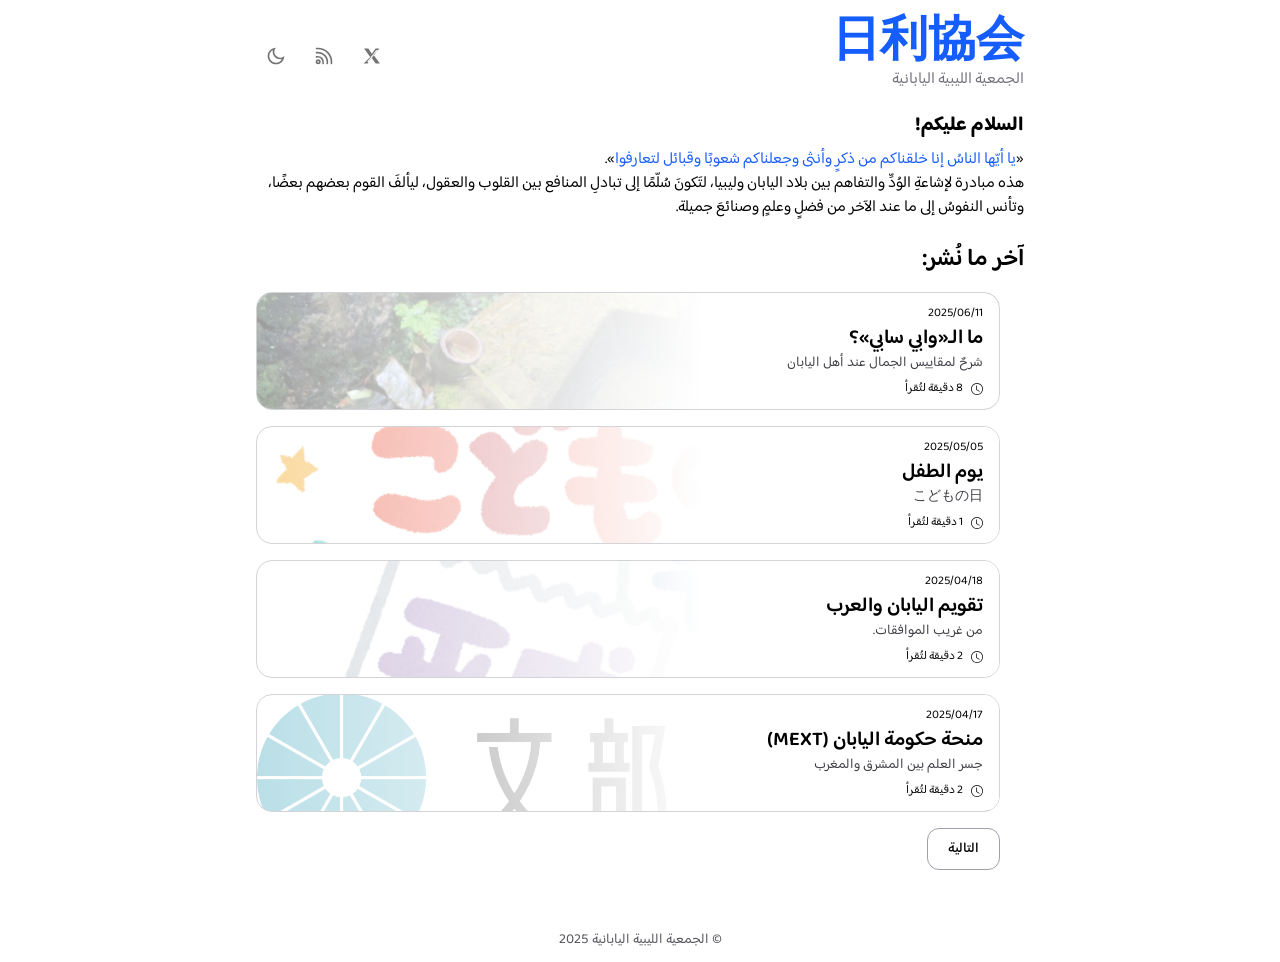
<file: index.html>
<!DOCTYPE html>
<html lang="ar" dir="rtl">

<head>
    <meta charset="UTF-8">
    <meta name="viewport" content="width=device-width, initial-scale=1.0">
        
    <link rel="preconnect" href="https://fonts.googleapis.com">
    <link rel="preconnect" href="https://fonts.gstatic.com" crossorigin>
    <link href="https://fonts.googleapis.com/css2?family=Baloo+Bhaijaan+2:wght@400..800&display=swap" rel="stylesheet">

    

    <meta property="og:url" content="https://nichirikyoukai.github.io" />
    <meta property="og:site_name" content="日利協会"/>

    
    <meta name="twitter:site" content="＠lyjp_">
    <meta name="twitter:creator" content="@lyjp_">
    

    
    <meta name="twitter:title" content="日利協会">
    <meta property="og:title" content="日利協会" />
    

    
    <meta name="description" content="الجمعية الليبية اليابانية" />
    <meta name="twitter:description" content="الجمعية الليبية اليابانية">
    <meta property="og:description" content="الجمعية الليبية اليابانية" />
    

    <meta name="twitter:card" content="summary">
    <meta property="og:type" content="website"/>

    

    <link rel="icon" type="image/png" sizes="32x32" href="/favicon.png">
    <link rel="icon" type="image/png" sizes="16x16" href="/favicon.png">

    
    <link rel="alternate" type="application/rss+xml" title="RSS" href="https://nichirikyoukai.github.io/rss.xml">
    

    
    <link rel="alternate" type="application/atom+xml" title="Atom" href="https://nichirikyoukai.github.io/atom.xml">
    

    
    <title>日利協会</title>
    

    <script>
        if (localStorage.getItem('color-theme') === 'dark' || (!('color-theme' in localStorage) && window.matchMedia('(prefers-color-scheme: dark)').matches)) {
          document.documentElement.classList.add('dark');
        } else {
        document.documentElement.classList.remove('dark')
        }
      </script>
    
    <link rel="stylesheet" href="https://nichirikyoukai.github.io/css/base.css?h=8969b53ea73561062ed5" />

</head>

<body class="text-black dark:text-white transition dark:bg-zinc-900">
    <div class="w-full px-4 sm:px-7 lg:px-10">
    <header class="flex flex-col max-w-3xl mx-auto text-center sm:flex-row items-center justify-between flex-wrap py-5">
        <div class="flex flex-col items-start">
        <h1 class="text-center sm:text-left text-5xl w-full font-semibold dark:text-blue-500 text-blue-600 hover:scale-110"><a href="https://nichirikyoukai.github.io/">日利協会</a></h1>
        <span class="text-zinc-500">الجمعية الليبية اليابانية</span>
        </div>
        <div class="flex items-center gap-2 my-2">
        
<a aria-label="Link to my X (Twitter) account" href="https://x.com/lyjp_" class="text-neutral-500 dark:text-neutral-400 hover:bg-neutral-100 dark:hover:bg-neutral-700 focus:outline-none focus:ring-4 focus:ring-neutral-200 dark:focus:ring-neutral-700 rounded-lg text-sm p-2.5">
  <!-- X.com logo SVG -->
  <svg class="w-5 h-5" fill="currentColor" viewBox="0 0 24 24">
    <path d="M20.998 3h-4.65l-4.57 6.367L7.625 3H2.5l7.336 10.08L2 21h4.651l4.886-6.81L16.424 21h5.074l-7.738-10.61L20.998 3zm-4.08 2.005h1.876L7.98 19.053H6.104L16.918 5.005z"/>
  </svg>
</a>


<a aria-label="Atom Feed" href="https://nichirikyoukai.github.io/atom.xml" class="text-neutral-500 dark:text-neutral-400 hover:bg-neutral-100 dark:hover:bg-neutral-700 focus:outline-none focus:ring-4 focus:ring-neutral-200 dark:focus:ring-neutral-700 rounded-lg text-sm p-2.5">
  <svg class="w-5 h-5" viewBox="0 0 24 24" fill="none" xmlns="http://www.w3.org/2000/svg">
    <path d="M3.00024 13.0225C8.18522 12.2429 11.7559 15.8146 10.9774 20.9996M3.00024 8.03784C10.938 7.25824 16.7417 13.0619 15.9621 20.9997M3.00024 3.05212C13.6919 2.27364 21.7264 10.3082 20.948 20.9998M5 21C3.89566 21 3 20.1043 3 19C3 17.8957 3.89566 17 5 17C6.10434 17 7 17.8957 7 19C7 20.1043 6.10434 21 5 21Z" stroke="currentColor" stroke-width="2" stroke-linecap="round" stroke-linejoin="round"/>
  </svg>
</a>

<button aria-label="Toggle Theme" id="theme-toggle" type="button" class="text-neutral-500 dark:text-neutral-400 hover:bg-neutral-100 dark:hover:bg-neutral-700 focus:outline-none focus:ring-4 focus:ring-neutral-200 dark:focus:ring-neutral-700 rounded-lg text-sm p-2.5">
  <svg id="theme-toggle-dark-icon" class="hidden w-5 h-5" fill="currentColor" viewBox="0 0 24 24" xmlns="http://www.w3.org/2000/svg">
    <path d="M10 7C10 10.866 13.134 14 17 14C18.9584 14 20.729 13.1957 21.9995 11.8995C22 11.933 22 11.9665 22 12C22 17.5228 17.5228 22 12 22C6.47715 22 2 17.5228 2 12C2 6.47715 6.47715 2 12 2C12.0335 2 12.067 2 12.1005 2.00049C10.8043 3.27098 10 5.04157 10 7ZM4 12C4 16.4183 7.58172 20 12 20C15.0583 20 17.7158 18.2839 19.062 15.7621C18.3945 15.9187 17.7035 16 17 16C12.0294 16 8 11.9706 8 7C8 6.29648 8.08133 5.60547 8.2379 4.938C5.71611 6.28423 4 8.9417 4 12Z"></path>
  </svg>
    
  <svg id="theme-toggle-light-icon" class="hidden w-5 h-5" fill="currentColor" viewBox="0 0 24 24" xmlns="http://www.w3.org/2000/svg">
    <path d="M12 18C8.68629 18 6 15.3137 6 12C6 8.68629 8.68629 6 12 6C15.3137 6 18 8.68629 18 12C18 15.3137 15.3137 18 12 18ZM12 16C14.2091 16 16 14.2091 16 12C16 9.79086 14.2091 8 12 8C9.79086 8 8 9.79086 8 12C8 14.2091 9.79086 16 12 16ZM11 1H13V4H11V1ZM11 20H13V23H11V20ZM3.51472 4.92893L4.92893 3.51472L7.05025 5.63604L5.63604 7.05025L3.51472 4.92893ZM16.9497 18.364L18.364 16.9497L20.4853 19.0711L19.0711 20.4853L16.9497 18.364ZM19.0711 3.51472L20.4853 4.92893L18.364 7.05025L16.9497 5.63604L19.0711 3.51472ZM5.63604 16.9497L7.05025 18.364L4.92893 20.4853L3.51472 19.0711L5.63604 16.9497ZM23 11V13H20V11H23ZM4 11V13H1V11H4Z" fill-rule="evenodd" clip-rule="evenodd"></path>
  </svg>
</button>

        </div>
    </header>

    <main class="w-full">
        
    <div class="w-full max-w-3xl mx-auto">
        
            <h1 class="text-xl font-bold">السلام عليكم!</h1>
        
        
            <p class="pt-2 pb-4">«<span class='dark:text-blue-400 text-blue-600'>يا أيّها الناسُ إنا خلقناكم من ذكرٍ وأنثى وجعلناكم شعوبًا وقبائل لتعارفوا</span>».<br>هذه مبادرة لإشاعةِ الوُدِّ والتفاهم بين بلاد اليابان وليبيا، لتَكونَ سُلّمًا إلى تبادلِ المنافع بين القلوب والعقول، ليألفَ القوم بعضهم بعضًا، وتأنس النفوسُ إلى ما عند الآخر من فضلٍ وعلمٍ وصنائعَ جميلة.</p>
        
        <div class="mt-2 text-2xl font-semibold">آخر ما نُشر:</div>
        <ul>
            
    <li class="group mt-4">
        <a href="https://nichirikyoukai.github.io/wabisabi/">
            
            <div class="relative flex flex-col max-h-[550px] rounded-2xl hover:scale-105
                     border dark:border-zinc-700 border-zinc-300
                     group-hover:bg-zinc-100 dark:group-hover:bg-zinc-800
                     overflow-hidden transition">
                <div class="z-10 p-2">
                    <time class="text-xs p-2 !pb-0 text-black dark:text-white dark:drop-shadow-lg" datetime="2025-06-11T00:00:00+00:00">
                        2025&#x2F;06&#x2F;11
                    </time>
                    <h1 class="text-xl font-semibold transition group-hover:text-blue-600 dark:group-hover:text-blue-400
                             hover:font-bold text-black dark:text-white dark:drop-shadow-lg p-2 !pt-0 !pb-0 w-full md:w-4/5">
                        ما الـ«وابي سابي»؟
                    </h1>
                    <p class="transition text-sm text-zinc-700 dark:text-zinc-400 group-hover:text-zinc-800 dark:group-hover:text-zinc-300
                        dark:drop-shadow-lg p-2 !pt-0 !pb-1 sm:!pb-2 w-full md:w-7/8">شرحٌ لمقاييس الجمال عند أهل اليابان</p>
                    <p class="flex items-center gap-2 transition text-xs text-black dark:text-white
                             dark:drop-shadow-lg p-2 !pt-0 !pb-1 w-full">
                        <svg xmlns="http://www.w3.org/2000/svg" width="12" height="12" fill="currentColor" class="bi bi-clock" viewBox="0 0 16 16">
                            <path d="M8 3.5a.5.5 0 0 0-1 0V9a.5.5 0 0 0 .252.434l3.5 2a.5.5 0 0 0 .496-.868L8 8.71z"/>
                            <path d="M8 16A8 8 0 1 0 8 0a8 8 0 0 0 0 16m7-8A7 7 0 1 1 1 8a7 7 0 0 1 14 0"/>
                        </svg>
                        8
                        دقيقة لتُقرأ
                    </p>
                </div>
                
                    
                        <div class="flex flex-col justify-end md:w-1/2 flex-shrink-0">
                            <img
                                class="absolute opacity-40 group-hover:opacity-70 top-0 end-0 z-0 h-full w-full object-cover transition-opacity duration-300" src="https://nichirikyoukai.github.io/wabisabi/banner.png">
                                <!-- Gradient Overlay -->
                                <div class="absolute w-full inset-y-0 left-0 bg-gradient-to-r from-transparent to-60% dark:to-60%
                                     to-white dark:to-zinc-900
                                     group-hover:to-zinc-100 dark:group-hover:to-zinc-800"></div>
                            </div>
                        
                    
                    <div class="rounded-2xl flex flex-col inset-0 z-10 justify-end
                          bg-gradient-to-t 
                         from-zinc-900/60 dark:group-hover:from-zinc-700/80"></div>
                </div>
            </a>
        </li>
    
    <li class="group mt-4">
        <a href="https://nichirikyoukai.github.io/kodomonohi/">
            
            <div class="relative flex flex-col max-h-[550px] rounded-2xl hover:scale-105
                     border dark:border-zinc-700 border-zinc-300
                     group-hover:bg-zinc-100 dark:group-hover:bg-zinc-800
                     overflow-hidden transition">
                <div class="z-10 p-2">
                    <time class="text-xs p-2 !pb-0 text-black dark:text-white dark:drop-shadow-lg" datetime="2025-05-05T00:00:00+00:00">
                        2025&#x2F;05&#x2F;05
                    </time>
                    <h1 class="text-xl font-semibold transition group-hover:text-blue-600 dark:group-hover:text-blue-400
                             hover:font-bold text-black dark:text-white dark:drop-shadow-lg p-2 !pt-0 !pb-0 w-full md:w-4/5">
                        يوم الطفل
                    </h1>
                    <p class="transition text-sm text-zinc-700 dark:text-zinc-400 group-hover:text-zinc-800 dark:group-hover:text-zinc-300
                        dark:drop-shadow-lg p-2 !pt-0 !pb-1 sm:!pb-2 w-full md:w-7/8">こどもの日</p>
                    <p class="flex items-center gap-2 transition text-xs text-black dark:text-white
                             dark:drop-shadow-lg p-2 !pt-0 !pb-1 w-full">
                        <svg xmlns="http://www.w3.org/2000/svg" width="12" height="12" fill="currentColor" class="bi bi-clock" viewBox="0 0 16 16">
                            <path d="M8 3.5a.5.5 0 0 0-1 0V9a.5.5 0 0 0 .252.434l3.5 2a.5.5 0 0 0 .496-.868L8 8.71z"/>
                            <path d="M8 16A8 8 0 1 0 8 0a8 8 0 0 0 0 16m7-8A7 7 0 1 1 1 8a7 7 0 0 1 14 0"/>
                        </svg>
                        1
                        دقيقة لتُقرأ
                    </p>
                </div>
                
                    
                        <div class="flex flex-col justify-end md:w-1/2 flex-shrink-0">
                            <img
                                class="absolute opacity-40 group-hover:opacity-70 top-0 end-0 z-0 h-full w-full object-cover transition-opacity duration-300" src="https://nichirikyoukai.github.io/kodomonohi/banner.png">
                                <!-- Gradient Overlay -->
                                <div class="absolute w-full inset-y-0 left-0 bg-gradient-to-r from-transparent to-60% dark:to-60%
                                     to-white dark:to-zinc-900
                                     group-hover:to-zinc-100 dark:group-hover:to-zinc-800"></div>
                            </div>
                        
                    
                    <div class="rounded-2xl flex flex-col inset-0 z-10 justify-end
                          bg-gradient-to-t 
                         from-zinc-900/60 dark:group-hover:from-zinc-700/80"></div>
                </div>
            </a>
        </li>
    
    <li class="group mt-4">
        <a href="https://nichirikyoukai.github.io/gengo/">
            
            <div class="relative flex flex-col max-h-[550px] rounded-2xl hover:scale-105
                     border dark:border-zinc-700 border-zinc-300
                     group-hover:bg-zinc-100 dark:group-hover:bg-zinc-800
                     overflow-hidden transition">
                <div class="z-10 p-2">
                    <time class="text-xs p-2 !pb-0 text-black dark:text-white dark:drop-shadow-lg" datetime="2025-04-18T00:00:00+00:00">
                        2025&#x2F;04&#x2F;18
                    </time>
                    <h1 class="text-xl font-semibold transition group-hover:text-blue-600 dark:group-hover:text-blue-400
                             hover:font-bold text-black dark:text-white dark:drop-shadow-lg p-2 !pt-0 !pb-0 w-full md:w-4/5">
                        تقويم اليابان والعرب
                    </h1>
                    <p class="transition text-sm text-zinc-700 dark:text-zinc-400 group-hover:text-zinc-800 dark:group-hover:text-zinc-300
                        dark:drop-shadow-lg p-2 !pt-0 !pb-1 sm:!pb-2 w-full md:w-7/8">من غريب الموافقات.</p>
                    <p class="flex items-center gap-2 transition text-xs text-black dark:text-white
                             dark:drop-shadow-lg p-2 !pt-0 !pb-1 w-full">
                        <svg xmlns="http://www.w3.org/2000/svg" width="12" height="12" fill="currentColor" class="bi bi-clock" viewBox="0 0 16 16">
                            <path d="M8 3.5a.5.5 0 0 0-1 0V9a.5.5 0 0 0 .252.434l3.5 2a.5.5 0 0 0 .496-.868L8 8.71z"/>
                            <path d="M8 16A8 8 0 1 0 8 0a8 8 0 0 0 0 16m7-8A7 7 0 1 1 1 8a7 7 0 0 1 14 0"/>
                        </svg>
                        2
                        دقيقة لتُقرأ
                    </p>
                </div>
                
                    
                        <div class="flex flex-col justify-end md:w-1/2 flex-shrink-0">
                            <img
                                class="absolute opacity-40 group-hover:opacity-70 top-0 end-0 z-0 h-full w-full object-cover transition-opacity duration-300" src="https://nichirikyoukai.github.io/gengo/banner.png">
                                <!-- Gradient Overlay -->
                                <div class="absolute w-full inset-y-0 left-0 bg-gradient-to-r from-transparent to-60% dark:to-60%
                                     to-white dark:to-zinc-900
                                     group-hover:to-zinc-100 dark:group-hover:to-zinc-800"></div>
                            </div>
                        
                    
                    <div class="rounded-2xl flex flex-col inset-0 z-10 justify-end
                          bg-gradient-to-t 
                         from-zinc-900/60 dark:group-hover:from-zinc-700/80"></div>
                </div>
            </a>
        </li>
    
    <li class="group mt-4">
        <a href="https://nichirikyoukai.github.io/mext/">
            
            <div class="relative flex flex-col max-h-[550px] rounded-2xl hover:scale-105
                     border dark:border-zinc-700 border-zinc-300
                     group-hover:bg-zinc-100 dark:group-hover:bg-zinc-800
                     overflow-hidden transition">
                <div class="z-10 p-2">
                    <time class="text-xs p-2 !pb-0 text-black dark:text-white dark:drop-shadow-lg" datetime="2025-04-17T00:00:00+00:00">
                        2025&#x2F;04&#x2F;17
                    </time>
                    <h1 class="text-xl font-semibold transition group-hover:text-blue-600 dark:group-hover:text-blue-400
                             hover:font-bold text-black dark:text-white dark:drop-shadow-lg p-2 !pt-0 !pb-0 w-full md:w-4/5">
                        منحة حكومة اليابان (MEXT)
                    </h1>
                    <p class="transition text-sm text-zinc-700 dark:text-zinc-400 group-hover:text-zinc-800 dark:group-hover:text-zinc-300
                        dark:drop-shadow-lg p-2 !pt-0 !pb-1 sm:!pb-2 w-full md:w-7/8">جسر العلم بين المشرق والمغرب</p>
                    <p class="flex items-center gap-2 transition text-xs text-black dark:text-white
                             dark:drop-shadow-lg p-2 !pt-0 !pb-1 w-full">
                        <svg xmlns="http://www.w3.org/2000/svg" width="12" height="12" fill="currentColor" class="bi bi-clock" viewBox="0 0 16 16">
                            <path d="M8 3.5a.5.5 0 0 0-1 0V9a.5.5 0 0 0 .252.434l3.5 2a.5.5 0 0 0 .496-.868L8 8.71z"/>
                            <path d="M8 16A8 8 0 1 0 8 0a8 8 0 0 0 0 16m7-8A7 7 0 1 1 1 8a7 7 0 0 1 14 0"/>
                        </svg>
                        2
                        دقيقة لتُقرأ
                    </p>
                </div>
                
                    
                        <div class="flex flex-col justify-end md:w-1/2 flex-shrink-0">
                            <img
                                class="absolute opacity-40 group-hover:opacity-70 top-0 end-0 z-0 h-full w-full object-cover transition-opacity duration-300" src="https://nichirikyoukai.github.io/mext/banner.png">
                                <!-- Gradient Overlay -->
                                <div class="absolute w-full inset-y-0 left-0 bg-gradient-to-r from-transparent to-60% dark:to-60%
                                     to-white dark:to-zinc-900
                                     group-hover:to-zinc-100 dark:group-hover:to-zinc-800"></div>
                            </div>
                        
                    
                    <div class="rounded-2xl flex flex-col inset-0 z-10 justify-end
                          bg-gradient-to-t 
                         from-zinc-900/60 dark:group-hover:from-zinc-700/80"></div>
                </div>
            </a>
        </li>
    
    
        <div>
            <nav class="flex flex-row justify-items-stretch justify-between w-full">
                
                
                    <a class="mt-4 ml-auto text-black dark:text-white hover:scale-105 focus:outline-none font-medium
                         rounded-xl text-sm px-5 py-2.5 me-2 mb-2 dark:bg-zinc-900 border dark:border-zinc-700 border-zinc-400
                         focus:ring-4 focus:ring-zinc-200 dark:focus:ring-zinc-800" href="https://nichirikyoukai.github.io/page/2/">التالية</a>
                
            </nav>
        </div>
    

        </ul>
    </div>

    </main>

    <footer class="mt-10 p-3 flex flex-col justify-center items-center dark:text-zinc-400 text-zinc-600 w-full"">
        <p class="text-sm">&copy; الجمعية الليبية اليابانية 2025</p>
        

        </p>
    </footer>
    </div>
</div>
</body>
<script src="https://nichirikyoukai.github.io/js/toggle-theme.js?h=7377dcaaf73f6f31b36b"></script>
<script src="https://nichirikyoukai.github.io/js/codeblocks.js?h=48d19ab6106ef15b9aeb"></script>
</html>
</file>
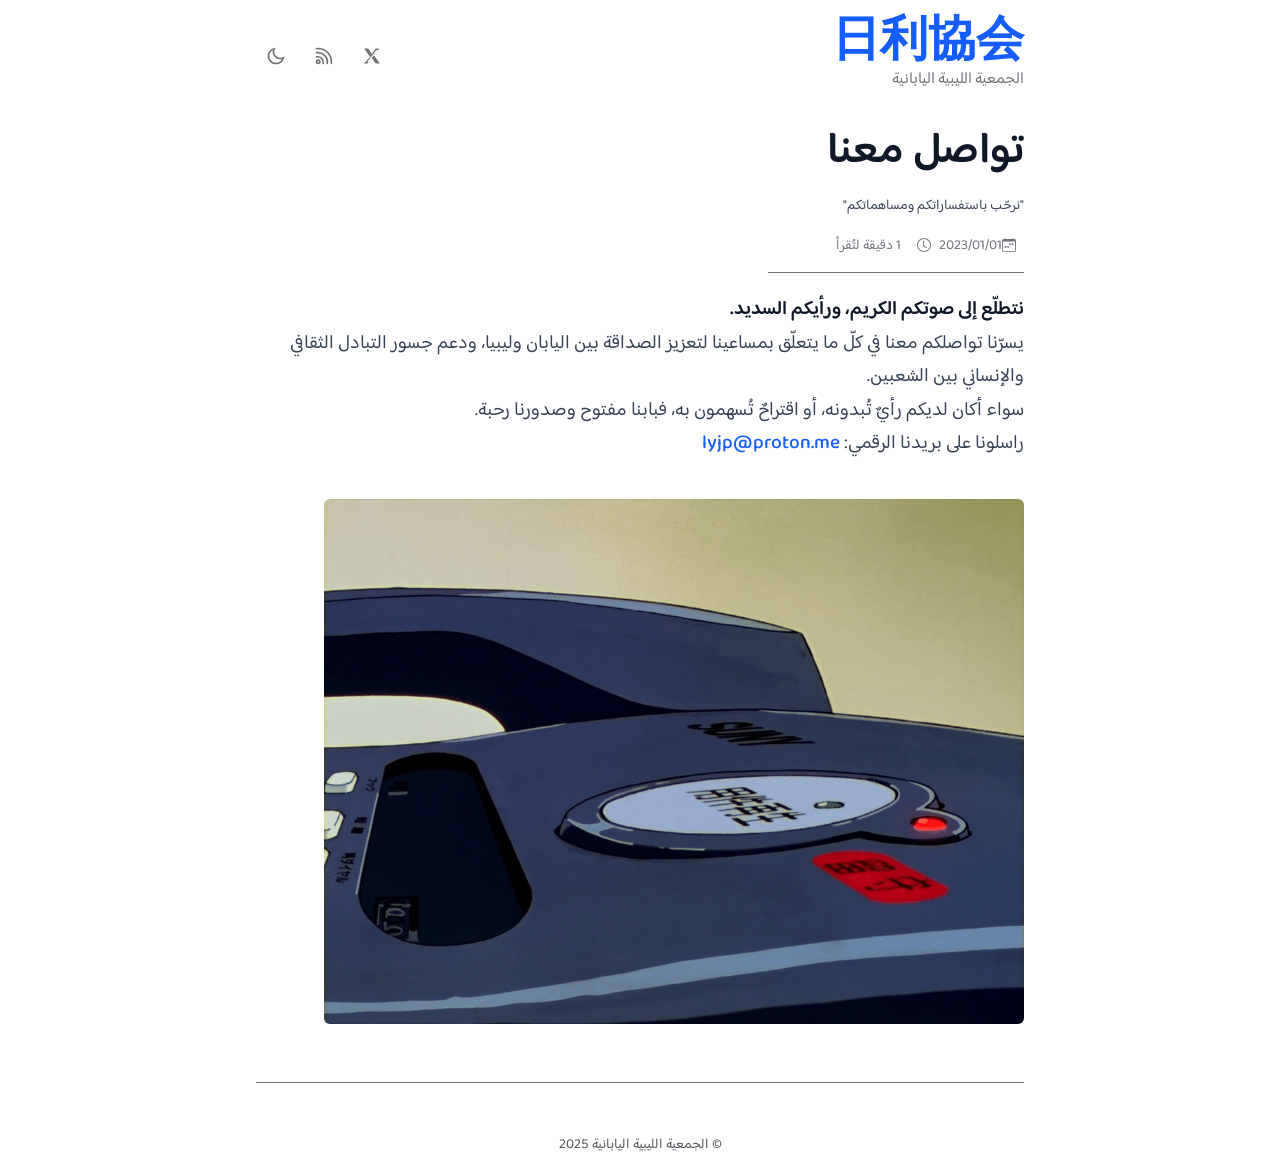
<file: contact/index.html>
<!DOCTYPE html>
<html lang="ar" dir="rtl">

<head>
    <meta charset="UTF-8">
    <meta name="viewport" content="width=device-width, initial-scale=1.0">
        
    <link rel="preconnect" href="https://fonts.googleapis.com">
    <link rel="preconnect" href="https://fonts.gstatic.com" crossorigin>
    <link href="https://fonts.googleapis.com/css2?family=Baloo+Bhaijaan+2:wght@400..800&display=swap" rel="stylesheet">

    
    <meta property="og:type" content="article"/>
    
    
    
    
        <meta property="twitter:image" content="https:&#x2F;&#x2F;nichirikyoukai.github.io&#x2F;processed_images&#x2F;card.973cf70cd7ebc010.png">
        <meta property="og:image" content="https:&#x2F;&#x2F;nichirikyoukai.github.io&#x2F;processed_images&#x2F;card.973cf70cd7ebc010.png">
        <meta name="twitter:card" content="summary_large_image">
    


    <link rel="icon" type="image/png" sizes="32x32" href="/favicon.png">
    <link rel="icon" type="image/png" sizes="16x16" href="/favicon.png">

    
    <link rel="alternate" type="application/rss+xml" title="RSS" href="https://nichirikyoukai.github.io/rss.xml">
    

    
    <link rel="alternate" type="application/atom+xml" title="Atom" href="https://nichirikyoukai.github.io/atom.xml">
    

    
    <title>تواصل معنا - 日利協会</title>


    <script>
        if (localStorage.getItem('color-theme') === 'dark' || (!('color-theme' in localStorage) && window.matchMedia('(prefers-color-scheme: dark)').matches)) {
          document.documentElement.classList.add('dark');
        } else {
        document.documentElement.classList.remove('dark')
        }
      </script>
    
    <link rel="stylesheet" href="https://nichirikyoukai.github.io/css/base.css?h=8969b53ea73561062ed5" />

</head>

<body class="text-black dark:text-white transition dark:bg-zinc-900">
    <div class="w-full px-4 sm:px-7 lg:px-10">
    <header class="flex flex-col max-w-3xl mx-auto text-center sm:flex-row items-center justify-between flex-wrap py-5">
        <div class="flex flex-col items-start">
        <h1 class="text-center sm:text-left text-5xl w-full font-semibold dark:text-blue-500 text-blue-600 hover:scale-110"><a href="https://nichirikyoukai.github.io/">日利協会</a></h1>
        <span class="text-zinc-500">الجمعية الليبية اليابانية</span>
        </div>
        <div class="flex items-center gap-2 my-2">
        
<a aria-label="Link to my X (Twitter) account" href="https://x.com/lyjp_" class="text-neutral-500 dark:text-neutral-400 hover:bg-neutral-100 dark:hover:bg-neutral-700 focus:outline-none focus:ring-4 focus:ring-neutral-200 dark:focus:ring-neutral-700 rounded-lg text-sm p-2.5">
  <!-- X.com logo SVG -->
  <svg class="w-5 h-5" fill="currentColor" viewBox="0 0 24 24">
    <path d="M20.998 3h-4.65l-4.57 6.367L7.625 3H2.5l7.336 10.08L2 21h4.651l4.886-6.81L16.424 21h5.074l-7.738-10.61L20.998 3zm-4.08 2.005h1.876L7.98 19.053H6.104L16.918 5.005z"/>
  </svg>
</a>


<a aria-label="Atom Feed" href="https://nichirikyoukai.github.io/atom.xml" class="text-neutral-500 dark:text-neutral-400 hover:bg-neutral-100 dark:hover:bg-neutral-700 focus:outline-none focus:ring-4 focus:ring-neutral-200 dark:focus:ring-neutral-700 rounded-lg text-sm p-2.5">
  <svg class="w-5 h-5" viewBox="0 0 24 24" fill="none" xmlns="http://www.w3.org/2000/svg">
    <path d="M3.00024 13.0225C8.18522 12.2429 11.7559 15.8146 10.9774 20.9996M3.00024 8.03784C10.938 7.25824 16.7417 13.0619 15.9621 20.9997M3.00024 3.05212C13.6919 2.27364 21.7264 10.3082 20.948 20.9998M5 21C3.89566 21 3 20.1043 3 19C3 17.8957 3.89566 17 5 17C6.10434 17 7 17.8957 7 19C7 20.1043 6.10434 21 5 21Z" stroke="currentColor" stroke-width="2" stroke-linecap="round" stroke-linejoin="round"/>
  </svg>
</a>

<button aria-label="Toggle Theme" id="theme-toggle" type="button" class="text-neutral-500 dark:text-neutral-400 hover:bg-neutral-100 dark:hover:bg-neutral-700 focus:outline-none focus:ring-4 focus:ring-neutral-200 dark:focus:ring-neutral-700 rounded-lg text-sm p-2.5">
  <svg id="theme-toggle-dark-icon" class="hidden w-5 h-5" fill="currentColor" viewBox="0 0 24 24" xmlns="http://www.w3.org/2000/svg">
    <path d="M10 7C10 10.866 13.134 14 17 14C18.9584 14 20.729 13.1957 21.9995 11.8995C22 11.933 22 11.9665 22 12C22 17.5228 17.5228 22 12 22C6.47715 22 2 17.5228 2 12C2 6.47715 6.47715 2 12 2C12.0335 2 12.067 2 12.1005 2.00049C10.8043 3.27098 10 5.04157 10 7ZM4 12C4 16.4183 7.58172 20 12 20C15.0583 20 17.7158 18.2839 19.062 15.7621C18.3945 15.9187 17.7035 16 17 16C12.0294 16 8 11.9706 8 7C8 6.29648 8.08133 5.60547 8.2379 4.938C5.71611 6.28423 4 8.9417 4 12Z"></path>
  </svg>
    
  <svg id="theme-toggle-light-icon" class="hidden w-5 h-5" fill="currentColor" viewBox="0 0 24 24" xmlns="http://www.w3.org/2000/svg">
    <path d="M12 18C8.68629 18 6 15.3137 6 12C6 8.68629 8.68629 6 12 6C15.3137 6 18 8.68629 18 12C18 15.3137 15.3137 18 12 18ZM12 16C14.2091 16 16 14.2091 16 12C16 9.79086 14.2091 8 12 8C9.79086 8 8 9.79086 8 12C8 14.2091 9.79086 16 12 16ZM11 1H13V4H11V1ZM11 20H13V23H11V20ZM3.51472 4.92893L4.92893 3.51472L7.05025 5.63604L5.63604 7.05025L3.51472 4.92893ZM16.9497 18.364L18.364 16.9497L20.4853 19.0711L19.0711 20.4853L16.9497 18.364ZM19.0711 3.51472L20.4853 4.92893L18.364 7.05025L16.9497 5.63604L19.0711 3.51472ZM5.63604 16.9497L7.05025 18.364L4.92893 20.4853L3.51472 19.0711L5.63604 16.9497ZM23 11V13H20V11H23ZM4 11V13H1V11H4Z" fill-rule="evenodd" clip-rule="evenodd"></path>
  </svg>
</button>

        </div>
    </header>

    <main class="w-full">
        

<!-- TOC floating in right margin -->


<!-- Main content - always centered and max-w-3xl -->
<div class="w-full max-w-3xl mx-auto">
    <article class="prose prose-default max-w-full dark:prose-invert">
        
        

            <div class="flex flex-col mb-4">
            <h1 class="!mb-0 !mt-4 !sm:mt-2 !blur-none">تواصل معنا</h1>
            
                <p class="text-sm">"نرحّب باستفساراتكم ومساهماتكم"</p>
            
                
            
            <label class="text-zinc-500 flex flex-col text-sm">
                <time datetime="2023-01-01T00:00:00+00:00">
                    <div class="flex flex-row">
                        <svg xmlns="http://www.w3.org/2000/svg" width="14" height="14" fill="currentColor" class="bi bi-calendar-week mt-0.5 mr-2" viewBox="0 0 16 16">
                            <path d="M11 6.5a.5.5 0 0 1 .5-.5h1a.5.5 0 0 1 .5.5v1a.5.5 0 0 1-.5.5h-1a.5.5 0 0 1-.5-.5zm-3 0a.5.5 0 0 1 .5-.5h1a.5.5 0 0 1 .5.5v1a.5.5 0 0 1-.5.5h-1a.5.5 0 0 1-.5-.5zm-5 3a.5.5 0 0 1 .5-.5h1a.5.5 0 0 1 .5.5v1a.5.5 0 0 1-.5.5h-1a.5.5 0 0 1-.5-.5zm3 0a.5.5 0 0 1 .5-.5h1a.5.5 0 0 1 .5.5v1a.5.5 0 0 1-.5.5h-1a.5.5 0 0 1-.5-.5z"/>
                            <path d="M3.5 0a.5.5 0 0 1 .5.5V1h8V.5a.5.5 0 0 1 1 0V1h1a2 2 0 0 1 2 2v11a2 2 0 0 1-2 2H2a2 2 0 0 1-2-2V3a2 2 0 0 1 2-2h1V.5a.5.5 0 0 1 .5-.5M1 4v10a1 1 0 0 0 1 1h12a1 1 0 0 0 1-1V4z"/>
                        </svg>2023&#x2F;01&#x2F;01</time>
                    
                        <svg xmlns="http://www.w3.org/2000/svg" width="14" height="14" fill="currentColor" class="bi bi-clock mt-0.5 ml-4 mr-2" viewBox="0 0 16 16">
                            <path d="M8 3.5a.5.5 0 0 0-1 0V9a.5.5 0 0 0 .252.434l3.5 2a.5.5 0 0 0 .496-.868L8 8.71z"/>
                            <path d="M8 16A8 8 0 1 0 8 0a8 8 0 0 0 0 16m7-8A7 7 0 1 1 1 8a7 7 0 0 1 14 0"/>
                        </svg>1 دقيقة لتُقرأ
                    </div>
            </label>
            
            </div>
    
    <hr class="!mb-4 !mt-4 w-1/3">
    <p><strong>نتطلّع إلى صوتكم الكريم، ورأيكم السديد.</strong><br />
يسرّنا تواصلكم معنا في كلّ ما يتعلّق بمساعينا لتعزيز الصداقة بين اليابان وليبيا، ودعم جسور التبادل الثقافي والإنساني بين الشعبين.<br />
سواء أكان لديكم رأيٌ تُبدونه، أو اقتراحٌ تُسهمون به، فبابنا مفتوح وصدورنا رحبة.<br />
راسلونا على بريدنا الرقمي: <a href="mailto:lyjp@proton.me">lyjp@proton.me</a></p>
<div style="justify-content: center;">
  <img src="images/NGE.gif" alt="drawing" width="700"/>
</div>
<hr />

    </article>
</div>

<!-- Include the TOC JavaScript -->


    </main>

    <footer class="mt-10 p-3 flex flex-col justify-center items-center dark:text-zinc-400 text-zinc-600 w-full"">
        <p class="text-sm">&copy; الجمعية الليبية اليابانية 2025</p>
        

        </p>
    </footer>
    </div>
</div>
</body>
<script src="https://nichirikyoukai.github.io/js/toggle-theme.js?h=7377dcaaf73f6f31b36b"></script>
<script src="https://nichirikyoukai.github.io/js/codeblocks.js?h=48d19ab6106ef15b9aeb"></script>
</html>
</file>
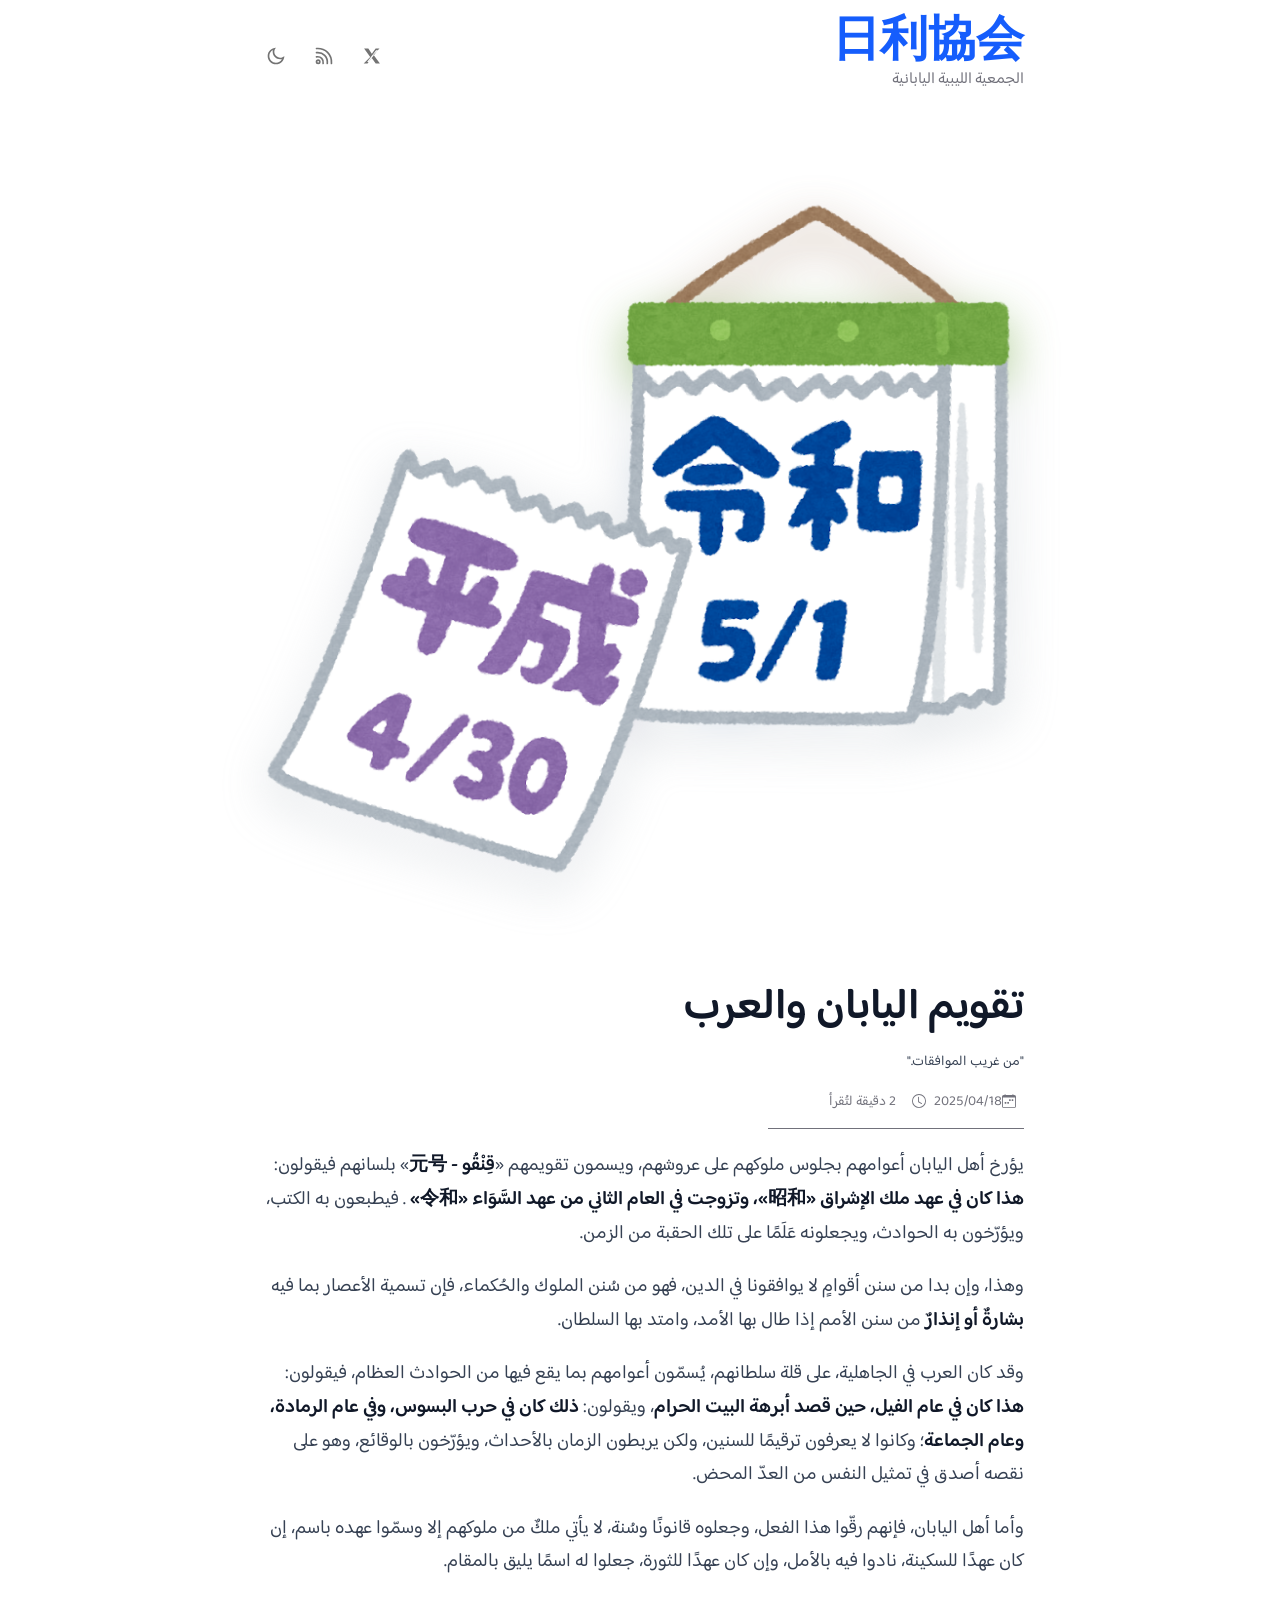
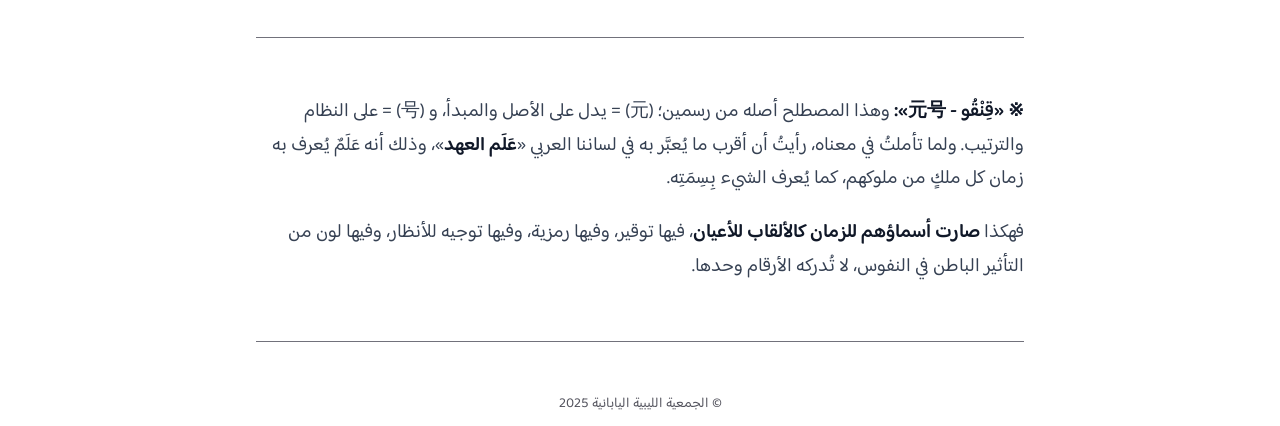
<file: gengo/index.html>
<!DOCTYPE html>
<html lang="ar" dir="rtl">

<head>
    <meta charset="UTF-8">
    <meta name="viewport" content="width=device-width, initial-scale=1.0">
        
    <link rel="preconnect" href="https://fonts.googleapis.com">
    <link rel="preconnect" href="https://fonts.gstatic.com" crossorigin>
    <link href="https://fonts.googleapis.com/css2?family=Baloo+Bhaijaan+2:wght@400..800&display=swap" rel="stylesheet">

    
    <meta property="og:type" content="article"/>
    
    
    
    
        <meta property="twitter:image" content="https:&#x2F;&#x2F;nichirikyoukai.github.io&#x2F;processed_images&#x2F;card.1176a72acd1e625e.png">
        <meta property="og:image" content="https:&#x2F;&#x2F;nichirikyoukai.github.io&#x2F;processed_images&#x2F;card.1176a72acd1e625e.png">
        <meta name="twitter:card" content="summary_large_image">
    


    <link rel="icon" type="image/png" sizes="32x32" href="/favicon.png">
    <link rel="icon" type="image/png" sizes="16x16" href="/favicon.png">

    
    <link rel="alternate" type="application/rss+xml" title="RSS" href="https://nichirikyoukai.github.io/rss.xml">
    

    
    <link rel="alternate" type="application/atom+xml" title="Atom" href="https://nichirikyoukai.github.io/atom.xml">
    

    
    <title>تقويم اليابان والعرب - 日利協会</title>


    <script>
        if (localStorage.getItem('color-theme') === 'dark' || (!('color-theme' in localStorage) && window.matchMedia('(prefers-color-scheme: dark)').matches)) {
          document.documentElement.classList.add('dark');
        } else {
        document.documentElement.classList.remove('dark')
        }
      </script>
    
    <link rel="stylesheet" href="https://nichirikyoukai.github.io/css/base.css?h=8969b53ea73561062ed5" />

</head>

<body class="text-black dark:text-white transition dark:bg-zinc-900">
    <div class="w-full px-4 sm:px-7 lg:px-10">
    <header class="flex flex-col max-w-3xl mx-auto text-center sm:flex-row items-center justify-between flex-wrap py-5">
        <div class="flex flex-col items-start">
        <h1 class="text-center sm:text-left text-5xl w-full font-semibold dark:text-blue-500 text-blue-600 hover:scale-110"><a href="https://nichirikyoukai.github.io/">日利協会</a></h1>
        <span class="text-zinc-500">الجمعية الليبية اليابانية</span>
        </div>
        <div class="flex items-center gap-2 my-2">
        
<a aria-label="Link to my X (Twitter) account" href="https://x.com/lyjp_" class="text-neutral-500 dark:text-neutral-400 hover:bg-neutral-100 dark:hover:bg-neutral-700 focus:outline-none focus:ring-4 focus:ring-neutral-200 dark:focus:ring-neutral-700 rounded-lg text-sm p-2.5">
  <!-- X.com logo SVG -->
  <svg class="w-5 h-5" fill="currentColor" viewBox="0 0 24 24">
    <path d="M20.998 3h-4.65l-4.57 6.367L7.625 3H2.5l7.336 10.08L2 21h4.651l4.886-6.81L16.424 21h5.074l-7.738-10.61L20.998 3zm-4.08 2.005h1.876L7.98 19.053H6.104L16.918 5.005z"/>
  </svg>
</a>


<a aria-label="Atom Feed" href="https://nichirikyoukai.github.io/atom.xml" class="text-neutral-500 dark:text-neutral-400 hover:bg-neutral-100 dark:hover:bg-neutral-700 focus:outline-none focus:ring-4 focus:ring-neutral-200 dark:focus:ring-neutral-700 rounded-lg text-sm p-2.5">
  <svg class="w-5 h-5" viewBox="0 0 24 24" fill="none" xmlns="http://www.w3.org/2000/svg">
    <path d="M3.00024 13.0225C8.18522 12.2429 11.7559 15.8146 10.9774 20.9996M3.00024 8.03784C10.938 7.25824 16.7417 13.0619 15.9621 20.9997M3.00024 3.05212C13.6919 2.27364 21.7264 10.3082 20.948 20.9998M5 21C3.89566 21 3 20.1043 3 19C3 17.8957 3.89566 17 5 17C6.10434 17 7 17.8957 7 19C7 20.1043 6.10434 21 5 21Z" stroke="currentColor" stroke-width="2" stroke-linecap="round" stroke-linejoin="round"/>
  </svg>
</a>

<button aria-label="Toggle Theme" id="theme-toggle" type="button" class="text-neutral-500 dark:text-neutral-400 hover:bg-neutral-100 dark:hover:bg-neutral-700 focus:outline-none focus:ring-4 focus:ring-neutral-200 dark:focus:ring-neutral-700 rounded-lg text-sm p-2.5">
  <svg id="theme-toggle-dark-icon" class="hidden w-5 h-5" fill="currentColor" viewBox="0 0 24 24" xmlns="http://www.w3.org/2000/svg">
    <path d="M10 7C10 10.866 13.134 14 17 14C18.9584 14 20.729 13.1957 21.9995 11.8995C22 11.933 22 11.9665 22 12C22 17.5228 17.5228 22 12 22C6.47715 22 2 17.5228 2 12C2 6.47715 6.47715 2 12 2C12.0335 2 12.067 2 12.1005 2.00049C10.8043 3.27098 10 5.04157 10 7ZM4 12C4 16.4183 7.58172 20 12 20C15.0583 20 17.7158 18.2839 19.062 15.7621C18.3945 15.9187 17.7035 16 17 16C12.0294 16 8 11.9706 8 7C8 6.29648 8.08133 5.60547 8.2379 4.938C5.71611 6.28423 4 8.9417 4 12Z"></path>
  </svg>
    
  <svg id="theme-toggle-light-icon" class="hidden w-5 h-5" fill="currentColor" viewBox="0 0 24 24" xmlns="http://www.w3.org/2000/svg">
    <path d="M12 18C8.68629 18 6 15.3137 6 12C6 8.68629 8.68629 6 12 6C15.3137 6 18 8.68629 18 12C18 15.3137 15.3137 18 12 18ZM12 16C14.2091 16 16 14.2091 16 12C16 9.79086 14.2091 8 12 8C9.79086 8 8 9.79086 8 12C8 14.2091 9.79086 16 12 16ZM11 1H13V4H11V1ZM11 20H13V23H11V20ZM3.51472 4.92893L4.92893 3.51472L7.05025 5.63604L5.63604 7.05025L3.51472 4.92893ZM16.9497 18.364L18.364 16.9497L20.4853 19.0711L19.0711 20.4853L16.9497 18.364ZM19.0711 3.51472L20.4853 4.92893L18.364 7.05025L16.9497 5.63604L19.0711 3.51472ZM5.63604 16.9497L7.05025 18.364L4.92893 20.4853L3.51472 19.0711L5.63604 16.9497ZM23 11V13H20V11H23ZM4 11V13H1V11H4Z" fill-rule="evenodd" clip-rule="evenodd"></path>
  </svg>
</button>

        </div>
    </header>

    <main class="w-full">
        

<!-- TOC floating in right margin -->


<!-- Main content - always centered and max-w-3xl -->
<div class="w-full max-w-3xl mx-auto">
    <article class="prose prose-default max-w-full dark:prose-invert">
        
        
            <figure class="!mb-4 !mt-0">
                <div class="rounded-2xl">
                    <picture class="relative">
                        <img height="500px" class="cover-image relative z-10 h-auto w-full rounded-2xl object-contain" src="https://nichirikyoukai.github.io/gengo/banner.png?h=0fc0ca57c1c8f9320d34"/>
                        <img height="500px" class="absolute end-0 top-4 z-0 mt-0 h-full rounded-3xl opacity-60 blur-xl transition-opacity duration-300" src="https://nichirikyoukai.github.io/gengo/banner.png?h=0fc0ca57c1c8f9320d34" fetchpriority="high" loading="eager"></picture>
                    </div>
                    
                </figure>
            

            <div class="flex flex-col mb-4">
            <h1 class="!mb-0 !mt-4 !sm:mt-2 !blur-none">تقويم اليابان والعرب</h1>
            
                <p class="text-sm">"من غريب الموافقات."</p>
            
                
            
            <label class="text-zinc-500 flex flex-col text-sm">
                <time datetime="2025-04-18T00:00:00+00:00">
                    <div class="flex flex-row">
                        <svg xmlns="http://www.w3.org/2000/svg" width="14" height="14" fill="currentColor" class="bi bi-calendar-week mt-0.5 mr-2" viewBox="0 0 16 16">
                            <path d="M11 6.5a.5.5 0 0 1 .5-.5h1a.5.5 0 0 1 .5.5v1a.5.5 0 0 1-.5.5h-1a.5.5 0 0 1-.5-.5zm-3 0a.5.5 0 0 1 .5-.5h1a.5.5 0 0 1 .5.5v1a.5.5 0 0 1-.5.5h-1a.5.5 0 0 1-.5-.5zm-5 3a.5.5 0 0 1 .5-.5h1a.5.5 0 0 1 .5.5v1a.5.5 0 0 1-.5.5h-1a.5.5 0 0 1-.5-.5zm3 0a.5.5 0 0 1 .5-.5h1a.5.5 0 0 1 .5.5v1a.5.5 0 0 1-.5.5h-1a.5.5 0 0 1-.5-.5z"/>
                            <path d="M3.5 0a.5.5 0 0 1 .5.5V1h8V.5a.5.5 0 0 1 1 0V1h1a2 2 0 0 1 2 2v11a2 2 0 0 1-2 2H2a2 2 0 0 1-2-2V3a2 2 0 0 1 2-2h1V.5a.5.5 0 0 1 .5-.5M1 4v10a1 1 0 0 0 1 1h12a1 1 0 0 0 1-1V4z"/>
                        </svg>2025&#x2F;04&#x2F;18</time>
                    
                        <svg xmlns="http://www.w3.org/2000/svg" width="14" height="14" fill="currentColor" class="bi bi-clock mt-0.5 ml-4 mr-2" viewBox="0 0 16 16">
                            <path d="M8 3.5a.5.5 0 0 0-1 0V9a.5.5 0 0 0 .252.434l3.5 2a.5.5 0 0 0 .496-.868L8 8.71z"/>
                            <path d="M8 16A8 8 0 1 0 8 0a8 8 0 0 0 0 16m7-8A7 7 0 1 1 1 8a7 7 0 0 1 14 0"/>
                        </svg>2 دقيقة لتُقرأ
                    </div>
            </label>
            
            </div>
    
    <hr class="!mb-4 !mt-4 w-1/3">
    <p>يؤرخ أهل اليابان أعوامهم بجلوس ملوكهم على عروشهم، ويسمون تقويمهم «<strong>قِنْقُو - 元号</strong>» بلسانهم فيقولون: <strong>هذا كان في عهد ملك الإشراق «昭和»، وتزوجت في العام الثاني من عهد السَّوَاء «令和»</strong> . فيطبعون  به الكتب، ويؤرّخون به الحوادث، ويجعلونه عَلَمًا على تلك الحقبة من الزمن.</p>
<p>وهذا، وإن بدا من سنن أقوامٍ لا يوافقونا في الدين، فهو من سُنن الملوك والحُكماء، فإن تسمية الأعصار بما فيه <strong>بشارةٌ أو إنذارٌ</strong> من سنن الأمم إذا طال بها الأمد، وامتد بها السلطان.</p>
<p>وقد كان العرب في الجاهلية، على قلة سلطانهم، يُسمّون أعوامهم بما يقع فيها من الحوادث العظام، فيقولون: <strong>هذا كان في عام الفيل، حين قصد أبرهة البيت الحرام</strong>، ويقولون: <strong>ذلك كان في حرب البسوس، وفي عام الرمادة، وعام الجماعة</strong>؛ وكانوا لا يعرفون ترقيمًا للسنين، ولكن يربطون الزمان بالأحداث، ويؤرّخون بالوقائع، وهو على نقصه أصدق في تمثيل النفس من العدّ المحض.</p>
<p>وأما أهل اليابان، فإنهم رقّوا هذا الفعل، وجعلوه قانونًا وسُنة، لا يأتي ملكٌ من ملوكهم إلا وسمّوا عهده باسم، إن كان عهدًا للسكينة، نادوا فيه بالأمل، وإن كان عهدًا للثورة، جعلوا له اسمًا يليق بالمقام.</p>
<hr />
<p><strong>※ «قِنْقُو - 元号»:</strong> وهذا المصطلح أصله من رسمين؛ (元) = يدل على الأصل والمبدأ، و (号) = على النظام والترتيب.
ولما تأملتُ في معناه، رأيتُ أن أقرب ما يُعبَّر به في لساننا العربي «<strong>عَلَم العهد</strong>»، وذلك أنه عَلَمٌ يُعرف به زمان كل ملكٍ من ملوكهم، كما يُعرف الشيء بِسِمَتِه.</p>
<p>فهكذا <strong>صارت أسماؤهم للزمان كالألقاب للأعيان</strong>، فيها توقير، وفيها رمزية، وفيها توجيه للأنظار، وفيها لون من التأثير الباطن في النفوس، لا تُدركه الأرقام وحدها.</p>
<hr />

    </article>
</div>

<!-- Include the TOC JavaScript -->


    </main>

    <footer class="mt-10 p-3 flex flex-col justify-center items-center dark:text-zinc-400 text-zinc-600 w-full"">
        <p class="text-sm">&copy; الجمعية الليبية اليابانية 2025</p>
        

        </p>
    </footer>
    </div>
</div>
</body>
<script src="https://nichirikyoukai.github.io/js/toggle-theme.js?h=7377dcaaf73f6f31b36b"></script>
<script src="https://nichirikyoukai.github.io/js/codeblocks.js?h=48d19ab6106ef15b9aeb"></script>
</html>
</file>
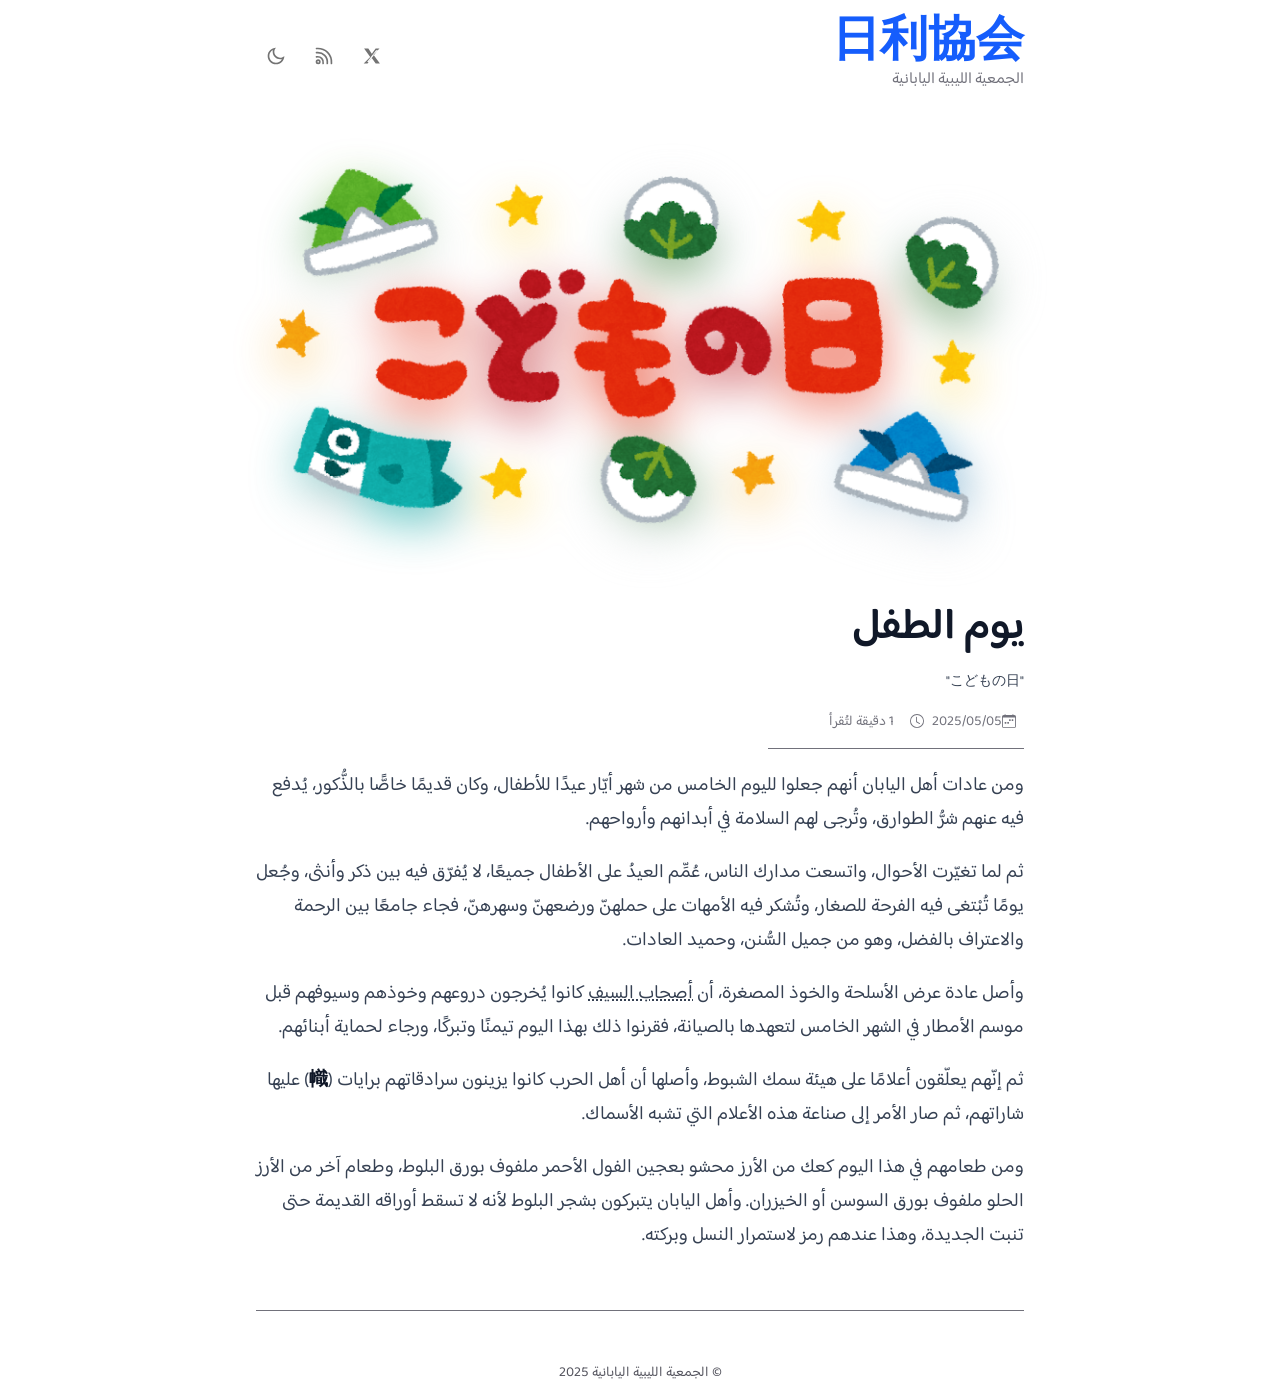
<file: kodomonohi/index.html>
<!DOCTYPE html>
<html lang="ar" dir="rtl">

<head>
    <meta charset="UTF-8">
    <meta name="viewport" content="width=device-width, initial-scale=1.0">
        
    <link rel="preconnect" href="https://fonts.googleapis.com">
    <link rel="preconnect" href="https://fonts.gstatic.com" crossorigin>
    <link href="https://fonts.googleapis.com/css2?family=Baloo+Bhaijaan+2:wght@400..800&display=swap" rel="stylesheet">

    
    <meta property="og:type" content="article"/>
    
    
    
        <meta name="twitter:card" content="summary">
    


    <link rel="icon" type="image/png" sizes="32x32" href="/favicon.png">
    <link rel="icon" type="image/png" sizes="16x16" href="/favicon.png">

    
    <link rel="alternate" type="application/rss+xml" title="RSS" href="https://nichirikyoukai.github.io/rss.xml">
    

    
    <link rel="alternate" type="application/atom+xml" title="Atom" href="https://nichirikyoukai.github.io/atom.xml">
    

    
    <title>يوم الطفل - 日利協会</title>


    <script>
        if (localStorage.getItem('color-theme') === 'dark' || (!('color-theme' in localStorage) && window.matchMedia('(prefers-color-scheme: dark)').matches)) {
          document.documentElement.classList.add('dark');
        } else {
        document.documentElement.classList.remove('dark')
        }
      </script>
    
    <link rel="stylesheet" href="https://nichirikyoukai.github.io/css/base.css?h=8969b53ea73561062ed5" />

</head>

<body class="text-black dark:text-white transition dark:bg-zinc-900">
    <div class="w-full px-4 sm:px-7 lg:px-10">
    <header class="flex flex-col max-w-3xl mx-auto text-center sm:flex-row items-center justify-between flex-wrap py-5">
        <div class="flex flex-col items-start">
        <h1 class="text-center sm:text-left text-5xl w-full font-semibold dark:text-blue-500 text-blue-600 hover:scale-110"><a href="https://nichirikyoukai.github.io/">日利協会</a></h1>
        <span class="text-zinc-500">الجمعية الليبية اليابانية</span>
        </div>
        <div class="flex items-center gap-2 my-2">
        
<a aria-label="Link to my X (Twitter) account" href="https://x.com/lyjp_" class="text-neutral-500 dark:text-neutral-400 hover:bg-neutral-100 dark:hover:bg-neutral-700 focus:outline-none focus:ring-4 focus:ring-neutral-200 dark:focus:ring-neutral-700 rounded-lg text-sm p-2.5">
  <!-- X.com logo SVG -->
  <svg class="w-5 h-5" fill="currentColor" viewBox="0 0 24 24">
    <path d="M20.998 3h-4.65l-4.57 6.367L7.625 3H2.5l7.336 10.08L2 21h4.651l4.886-6.81L16.424 21h5.074l-7.738-10.61L20.998 3zm-4.08 2.005h1.876L7.98 19.053H6.104L16.918 5.005z"/>
  </svg>
</a>


<a aria-label="Atom Feed" href="https://nichirikyoukai.github.io/atom.xml" class="text-neutral-500 dark:text-neutral-400 hover:bg-neutral-100 dark:hover:bg-neutral-700 focus:outline-none focus:ring-4 focus:ring-neutral-200 dark:focus:ring-neutral-700 rounded-lg text-sm p-2.5">
  <svg class="w-5 h-5" viewBox="0 0 24 24" fill="none" xmlns="http://www.w3.org/2000/svg">
    <path d="M3.00024 13.0225C8.18522 12.2429 11.7559 15.8146 10.9774 20.9996M3.00024 8.03784C10.938 7.25824 16.7417 13.0619 15.9621 20.9997M3.00024 3.05212C13.6919 2.27364 21.7264 10.3082 20.948 20.9998M5 21C3.89566 21 3 20.1043 3 19C3 17.8957 3.89566 17 5 17C6.10434 17 7 17.8957 7 19C7 20.1043 6.10434 21 5 21Z" stroke="currentColor" stroke-width="2" stroke-linecap="round" stroke-linejoin="round"/>
  </svg>
</a>

<button aria-label="Toggle Theme" id="theme-toggle" type="button" class="text-neutral-500 dark:text-neutral-400 hover:bg-neutral-100 dark:hover:bg-neutral-700 focus:outline-none focus:ring-4 focus:ring-neutral-200 dark:focus:ring-neutral-700 rounded-lg text-sm p-2.5">
  <svg id="theme-toggle-dark-icon" class="hidden w-5 h-5" fill="currentColor" viewBox="0 0 24 24" xmlns="http://www.w3.org/2000/svg">
    <path d="M10 7C10 10.866 13.134 14 17 14C18.9584 14 20.729 13.1957 21.9995 11.8995C22 11.933 22 11.9665 22 12C22 17.5228 17.5228 22 12 22C6.47715 22 2 17.5228 2 12C2 6.47715 6.47715 2 12 2C12.0335 2 12.067 2 12.1005 2.00049C10.8043 3.27098 10 5.04157 10 7ZM4 12C4 16.4183 7.58172 20 12 20C15.0583 20 17.7158 18.2839 19.062 15.7621C18.3945 15.9187 17.7035 16 17 16C12.0294 16 8 11.9706 8 7C8 6.29648 8.08133 5.60547 8.2379 4.938C5.71611 6.28423 4 8.9417 4 12Z"></path>
  </svg>
    
  <svg id="theme-toggle-light-icon" class="hidden w-5 h-5" fill="currentColor" viewBox="0 0 24 24" xmlns="http://www.w3.org/2000/svg">
    <path d="M12 18C8.68629 18 6 15.3137 6 12C6 8.68629 8.68629 6 12 6C15.3137 6 18 8.68629 18 12C18 15.3137 15.3137 18 12 18ZM12 16C14.2091 16 16 14.2091 16 12C16 9.79086 14.2091 8 12 8C9.79086 8 8 9.79086 8 12C8 14.2091 9.79086 16 12 16ZM11 1H13V4H11V1ZM11 20H13V23H11V20ZM3.51472 4.92893L4.92893 3.51472L7.05025 5.63604L5.63604 7.05025L3.51472 4.92893ZM16.9497 18.364L18.364 16.9497L20.4853 19.0711L19.0711 20.4853L16.9497 18.364ZM19.0711 3.51472L20.4853 4.92893L18.364 7.05025L16.9497 5.63604L19.0711 3.51472ZM5.63604 16.9497L7.05025 18.364L4.92893 20.4853L3.51472 19.0711L5.63604 16.9497ZM23 11V13H20V11H23ZM4 11V13H1V11H4Z" fill-rule="evenodd" clip-rule="evenodd"></path>
  </svg>
</button>

        </div>
    </header>

    <main class="w-full">
        

<!-- TOC floating in right margin -->


<!-- Main content - always centered and max-w-3xl -->
<div class="w-full max-w-3xl mx-auto">
    <article class="prose prose-default max-w-full dark:prose-invert">
        
        
            <figure class="!mb-4 !mt-0">
                <div class="rounded-2xl">
                    <picture class="relative">
                        <img height="500px" class="cover-image relative z-10 h-auto w-full rounded-2xl object-contain" src="https://nichirikyoukai.github.io/kodomonohi/banner.png?h=06f12daae8fcde2ec98d"/>
                        <img height="500px" class="absolute end-0 top-4 z-0 mt-0 h-full rounded-3xl opacity-60 blur-xl transition-opacity duration-300" src="https://nichirikyoukai.github.io/kodomonohi/banner.png?h=06f12daae8fcde2ec98d" fetchpriority="high" loading="eager"></picture>
                    </div>
                    
                </figure>
            

            <div class="flex flex-col mb-4">
            <h1 class="!mb-0 !mt-4 !sm:mt-2 !blur-none">يوم الطفل</h1>
            
                <p class="text-sm">"こどもの日"</p>
            
                
            
            <label class="text-zinc-500 flex flex-col text-sm">
                <time datetime="2025-05-05T00:00:00+00:00">
                    <div class="flex flex-row">
                        <svg xmlns="http://www.w3.org/2000/svg" width="14" height="14" fill="currentColor" class="bi bi-calendar-week mt-0.5 mr-2" viewBox="0 0 16 16">
                            <path d="M11 6.5a.5.5 0 0 1 .5-.5h1a.5.5 0 0 1 .5.5v1a.5.5 0 0 1-.5.5h-1a.5.5 0 0 1-.5-.5zm-3 0a.5.5 0 0 1 .5-.5h1a.5.5 0 0 1 .5.5v1a.5.5 0 0 1-.5.5h-1a.5.5 0 0 1-.5-.5zm-5 3a.5.5 0 0 1 .5-.5h1a.5.5 0 0 1 .5.5v1a.5.5 0 0 1-.5.5h-1a.5.5 0 0 1-.5-.5zm3 0a.5.5 0 0 1 .5-.5h1a.5.5 0 0 1 .5.5v1a.5.5 0 0 1-.5.5h-1a.5.5 0 0 1-.5-.5z"/>
                            <path d="M3.5 0a.5.5 0 0 1 .5.5V1h8V.5a.5.5 0 0 1 1 0V1h1a2 2 0 0 1 2 2v11a2 2 0 0 1-2 2H2a2 2 0 0 1-2-2V3a2 2 0 0 1 2-2h1V.5a.5.5 0 0 1 .5-.5M1 4v10a1 1 0 0 0 1 1h12a1 1 0 0 0 1-1V4z"/>
                        </svg>2025&#x2F;05&#x2F;05</time>
                    
                        <svg xmlns="http://www.w3.org/2000/svg" width="14" height="14" fill="currentColor" class="bi bi-clock mt-0.5 ml-4 mr-2" viewBox="0 0 16 16">
                            <path d="M8 3.5a.5.5 0 0 0-1 0V9a.5.5 0 0 0 .252.434l3.5 2a.5.5 0 0 0 .496-.868L8 8.71z"/>
                            <path d="M8 16A8 8 0 1 0 8 0a8 8 0 0 0 0 16m7-8A7 7 0 1 1 1 8a7 7 0 0 1 14 0"/>
                        </svg>1 دقيقة لتُقرأ
                    </div>
            </label>
            
            </div>
    
    <hr class="!mb-4 !mt-4 w-1/3">
    <p>ومن عادات أهل اليابان أنهم جعلوا لليوم الخامس من شهر أيّار عيدًا للأطفال، وكان قديمًا خاصًّا بالذُّكور، يُدفع فيه عنهم شرُّ الطوارق، وتُرجى لهم السلامة في أبدانهم وأرواحهم.</p>
<p>ثم لما تغيّرت الأحوال، واتسعت مدارك الناس، عُمِّم العيدُ على الأطفال جميعًا، لا يُفرّق فيه بين ذكر وأنثى، وجُعل يومًا تُبْتغى فيه الفرحة للصغار، وتُشكر فيه الأمهات على حملهنّ ورضعهنّ وسهرهنّ، فجاء جامعًا بين الرحمة والاعتراف بالفضل، وهو من جميل السُّنن، وحميد العادات.</p>
<p>وأصل عادة عرض الأسلحة والخوذ المصغرة،  أن <abbr title="الساموراي">أصحاب السيف</abbr>  كانوا يُخرجون دروعهم وخوذهم وسيوفهم قبل موسم الأمطار في الشهر الخامس لتعهدها بالصيانة، فقرنوا ذلك بهذا اليوم تيمنًا وتبركًا، ورجاء لحماية أبنائهم.</p>
<p>ثم إنّهم يعلّقون أعلامًا على هيئة سمك الشبوط، وأصلها أن أهل الحرب كانوا يزينون سرادقاتهم برايات (<strong>幟</strong>) عليها شاراتهم، ثم صار الأمر إلى صناعة هذه الأعلام التي تشبه الأسماك.</p>
<p>ومن طعامهم في هذا اليوم كعك من الأرز محشو بعجين الفول الأحمر ملفوف بورق البلوط، وطعام آخر من الأرز الحلو ملفوف بورق السوسن أو الخيزران. وأهل اليابان يتبركون بشجر البلوط لأنه لا تسقط أوراقه القديمة حتى تنبت الجديدة، وهذا عندهم رمز لاستمرار النسل وبركته.</p>
<hr />

    </article>
</div>

<!-- Include the TOC JavaScript -->


    </main>

    <footer class="mt-10 p-3 flex flex-col justify-center items-center dark:text-zinc-400 text-zinc-600 w-full"">
        <p class="text-sm">&copy; الجمعية الليبية اليابانية 2025</p>
        

        </p>
    </footer>
    </div>
</div>
</body>
<script src="https://nichirikyoukai.github.io/js/toggle-theme.js?h=7377dcaaf73f6f31b36b"></script>
<script src="https://nichirikyoukai.github.io/js/codeblocks.js?h=48d19ab6106ef15b9aeb"></script>
</html>
</file>
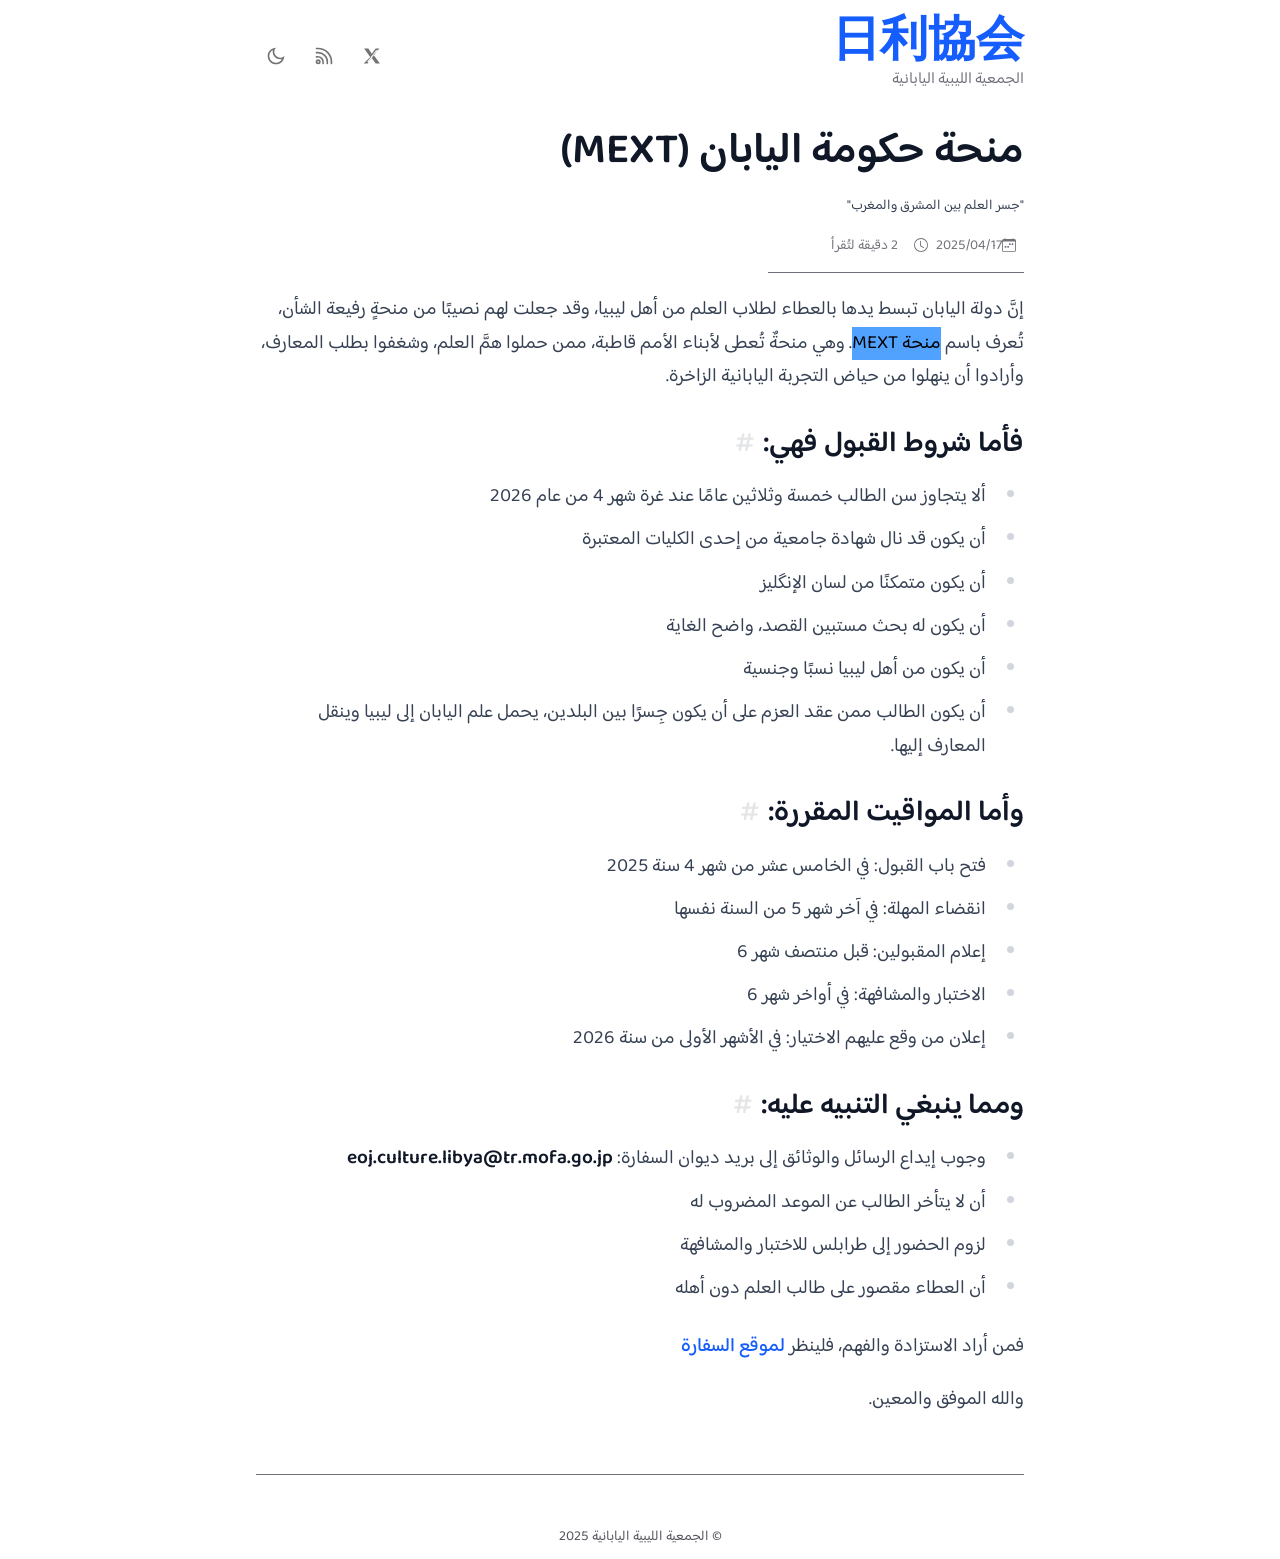
<file: mext/index.html>
<!DOCTYPE html>
<html lang="ar" dir="rtl">

<head>
    <meta charset="UTF-8">
    <meta name="viewport" content="width=device-width, initial-scale=1.0">
        
    <link rel="preconnect" href="https://fonts.googleapis.com">
    <link rel="preconnect" href="https://fonts.gstatic.com" crossorigin>
    <link href="https://fonts.googleapis.com/css2?family=Baloo+Bhaijaan+2:wght@400..800&display=swap" rel="stylesheet">

    
    <meta property="og:type" content="article"/>
    
    
    
        <meta name="twitter:card" content="summary">
    


    <link rel="icon" type="image/png" sizes="32x32" href="/favicon.png">
    <link rel="icon" type="image/png" sizes="16x16" href="/favicon.png">

    
    <link rel="alternate" type="application/rss+xml" title="RSS" href="https://nichirikyoukai.github.io/rss.xml">
    

    
    <link rel="alternate" type="application/atom+xml" title="Atom" href="https://nichirikyoukai.github.io/atom.xml">
    

    
    <title>منحة حكومة اليابان (MEXT) - 日利協会</title>


    <script>
        if (localStorage.getItem('color-theme') === 'dark' || (!('color-theme' in localStorage) && window.matchMedia('(prefers-color-scheme: dark)').matches)) {
          document.documentElement.classList.add('dark');
        } else {
        document.documentElement.classList.remove('dark')
        }
      </script>
    
    <link rel="stylesheet" href="https://nichirikyoukai.github.io/css/base.css?h=8969b53ea73561062ed5" />

</head>

<body class="text-black dark:text-white transition dark:bg-zinc-900">
    <div class="w-full px-4 sm:px-7 lg:px-10">
    <header class="flex flex-col max-w-3xl mx-auto text-center sm:flex-row items-center justify-between flex-wrap py-5">
        <div class="flex flex-col items-start">
        <h1 class="text-center sm:text-left text-5xl w-full font-semibold dark:text-blue-500 text-blue-600 hover:scale-110"><a href="https://nichirikyoukai.github.io/">日利協会</a></h1>
        <span class="text-zinc-500">الجمعية الليبية اليابانية</span>
        </div>
        <div class="flex items-center gap-2 my-2">
        
<a aria-label="Link to my X (Twitter) account" href="https://x.com/lyjp_" class="text-neutral-500 dark:text-neutral-400 hover:bg-neutral-100 dark:hover:bg-neutral-700 focus:outline-none focus:ring-4 focus:ring-neutral-200 dark:focus:ring-neutral-700 rounded-lg text-sm p-2.5">
  <!-- X.com logo SVG -->
  <svg class="w-5 h-5" fill="currentColor" viewBox="0 0 24 24">
    <path d="M20.998 3h-4.65l-4.57 6.367L7.625 3H2.5l7.336 10.08L2 21h4.651l4.886-6.81L16.424 21h5.074l-7.738-10.61L20.998 3zm-4.08 2.005h1.876L7.98 19.053H6.104L16.918 5.005z"/>
  </svg>
</a>


<a aria-label="Atom Feed" href="https://nichirikyoukai.github.io/atom.xml" class="text-neutral-500 dark:text-neutral-400 hover:bg-neutral-100 dark:hover:bg-neutral-700 focus:outline-none focus:ring-4 focus:ring-neutral-200 dark:focus:ring-neutral-700 rounded-lg text-sm p-2.5">
  <svg class="w-5 h-5" viewBox="0 0 24 24" fill="none" xmlns="http://www.w3.org/2000/svg">
    <path d="M3.00024 13.0225C8.18522 12.2429 11.7559 15.8146 10.9774 20.9996M3.00024 8.03784C10.938 7.25824 16.7417 13.0619 15.9621 20.9997M3.00024 3.05212C13.6919 2.27364 21.7264 10.3082 20.948 20.9998M5 21C3.89566 21 3 20.1043 3 19C3 17.8957 3.89566 17 5 17C6.10434 17 7 17.8957 7 19C7 20.1043 6.10434 21 5 21Z" stroke="currentColor" stroke-width="2" stroke-linecap="round" stroke-linejoin="round"/>
  </svg>
</a>

<button aria-label="Toggle Theme" id="theme-toggle" type="button" class="text-neutral-500 dark:text-neutral-400 hover:bg-neutral-100 dark:hover:bg-neutral-700 focus:outline-none focus:ring-4 focus:ring-neutral-200 dark:focus:ring-neutral-700 rounded-lg text-sm p-2.5">
  <svg id="theme-toggle-dark-icon" class="hidden w-5 h-5" fill="currentColor" viewBox="0 0 24 24" xmlns="http://www.w3.org/2000/svg">
    <path d="M10 7C10 10.866 13.134 14 17 14C18.9584 14 20.729 13.1957 21.9995 11.8995C22 11.933 22 11.9665 22 12C22 17.5228 17.5228 22 12 22C6.47715 22 2 17.5228 2 12C2 6.47715 6.47715 2 12 2C12.0335 2 12.067 2 12.1005 2.00049C10.8043 3.27098 10 5.04157 10 7ZM4 12C4 16.4183 7.58172 20 12 20C15.0583 20 17.7158 18.2839 19.062 15.7621C18.3945 15.9187 17.7035 16 17 16C12.0294 16 8 11.9706 8 7C8 6.29648 8.08133 5.60547 8.2379 4.938C5.71611 6.28423 4 8.9417 4 12Z"></path>
  </svg>
    
  <svg id="theme-toggle-light-icon" class="hidden w-5 h-5" fill="currentColor" viewBox="0 0 24 24" xmlns="http://www.w3.org/2000/svg">
    <path d="M12 18C8.68629 18 6 15.3137 6 12C6 8.68629 8.68629 6 12 6C15.3137 6 18 8.68629 18 12C18 15.3137 15.3137 18 12 18ZM12 16C14.2091 16 16 14.2091 16 12C16 9.79086 14.2091 8 12 8C9.79086 8 8 9.79086 8 12C8 14.2091 9.79086 16 12 16ZM11 1H13V4H11V1ZM11 20H13V23H11V20ZM3.51472 4.92893L4.92893 3.51472L7.05025 5.63604L5.63604 7.05025L3.51472 4.92893ZM16.9497 18.364L18.364 16.9497L20.4853 19.0711L19.0711 20.4853L16.9497 18.364ZM19.0711 3.51472L20.4853 4.92893L18.364 7.05025L16.9497 5.63604L19.0711 3.51472ZM5.63604 16.9497L7.05025 18.364L4.92893 20.4853L3.51472 19.0711L5.63604 16.9497ZM23 11V13H20V11H23ZM4 11V13H1V11H4Z" fill-rule="evenodd" clip-rule="evenodd"></path>
  </svg>
</button>

        </div>
    </header>

    <main class="w-full">
        

<!-- TOC floating in right margin -->

<aside class="hidden 2xl:block fixed top-32 left-[calc(50%+28rem)] w-64 z-10 transition-all duration-300 ease-out">
    <div id="toc-container" class="sticky top-8">
        <h2 class="text-xl font-semibold mb-4">المحتويات</h2>
        <nav id="table-of-contents" class="toc text-sm"></nav>
    </div>
</aside>


<!-- Main content - always centered and max-w-3xl -->
<div class="w-full max-w-3xl mx-auto">
    <article class="prose prose-default max-w-full dark:prose-invert">
        
        

            <div class="flex flex-col mb-4">
            <h1 class="!mb-0 !mt-4 !sm:mt-2 !blur-none">منحة حكومة اليابان (MEXT)</h1>
            
                <p class="text-sm">"جسر العلم بين المشرق والمغرب"</p>
            
                
            
            <label class="text-zinc-500 flex flex-col text-sm">
                <time datetime="2025-04-17T00:00:00+00:00">
                    <div class="flex flex-row">
                        <svg xmlns="http://www.w3.org/2000/svg" width="14" height="14" fill="currentColor" class="bi bi-calendar-week mt-0.5 mr-2" viewBox="0 0 16 16">
                            <path d="M11 6.5a.5.5 0 0 1 .5-.5h1a.5.5 0 0 1 .5.5v1a.5.5 0 0 1-.5.5h-1a.5.5 0 0 1-.5-.5zm-3 0a.5.5 0 0 1 .5-.5h1a.5.5 0 0 1 .5.5v1a.5.5 0 0 1-.5.5h-1a.5.5 0 0 1-.5-.5zm-5 3a.5.5 0 0 1 .5-.5h1a.5.5 0 0 1 .5.5v1a.5.5 0 0 1-.5.5h-1a.5.5 0 0 1-.5-.5zm3 0a.5.5 0 0 1 .5-.5h1a.5.5 0 0 1 .5.5v1a.5.5 0 0 1-.5.5h-1a.5.5 0 0 1-.5-.5z"/>
                            <path d="M3.5 0a.5.5 0 0 1 .5.5V1h8V.5a.5.5 0 0 1 1 0V1h1a2 2 0 0 1 2 2v11a2 2 0 0 1-2 2H2a2 2 0 0 1-2-2V3a2 2 0 0 1 2-2h1V.5a.5.5 0 0 1 .5-.5M1 4v10a1 1 0 0 0 1 1h12a1 1 0 0 0 1-1V4z"/>
                        </svg>2025&#x2F;04&#x2F;17</time>
                    
                        <svg xmlns="http://www.w3.org/2000/svg" width="14" height="14" fill="currentColor" class="bi bi-clock mt-0.5 ml-4 mr-2" viewBox="0 0 16 16">
                            <path d="M8 3.5a.5.5 0 0 0-1 0V9a.5.5 0 0 0 .252.434l3.5 2a.5.5 0 0 0 .496-.868L8 8.71z"/>
                            <path d="M8 16A8 8 0 1 0 8 0a8 8 0 0 0 0 16m7-8A7 7 0 1 1 1 8a7 7 0 0 1 14 0"/>
                        </svg>2 دقيقة لتُقرأ
                    </div>
            </label>
            
            </div>
    
    <hr class="!mb-4 !mt-4 w-1/3">
    <p>إنَّ دولة اليابان تبسط يدها بالعطاء لطلاب العلم من أهل ليبيا، وقد جعلت لهم نصيبًا من منحةٍ رفيعة الشأن، تُعرف باسم <mark>منحة MEXT</mark>. وهي منحةٌ تُعطى لأبناء الأمم قاطبة، ممن حملوا همَّ العلم، وشغفوا بطلب المعارف، وأرادوا أن ينهلوا من حياض التجربة اليابانية الزاخرة.</p>
<h2 id="f-m-shrwt-lqbwl-fhy">فأما شروط القبول فهي:<a class="!inline px-2 w-6 h-full opacity-10 hover:opacity-100 transition no-underline dark:hover:text-blue-400 hover:text-blue-600" aria-hidden="true" href="#f-m-shrwt-lqbwl-fhy">#</a></h2>
<ul>
<li>ألا يتجاوز سن الطالب خمسة وثلاثين عامًا عند غرة شهر 4 من عام 2026</li>
<li>أن يكون قد نال شهادة جامعية من إحدى الكليات المعتبرة</li>
<li>أن يكون متمكنًا من لسان الإنگليز</li>
<li>أن يكون له بحث مستبين القصد، واضح الغاية</li>
<li>أن يكون من أهل ليبيا نسبًا وجنسية</li>
<li>أن يكون الطالب ممن عقد العزم على أن يكون جِسرًا بين البلدين، يحمل علم اليابان إلى ليبيا وينقل المعارف إليها.</li>
</ul>
<h2 id="w-m-lmwqyt-lmqrr">وأما المواقيت المقررة:<a class="!inline px-2 w-6 h-full opacity-10 hover:opacity-100 transition no-underline dark:hover:text-blue-400 hover:text-blue-600" aria-hidden="true" href="#w-m-lmwqyt-lmqrr">#</a></h2>
<ul>
<li>فتح باب القبول: في الخامس عشر من شهر 4 سنة 2025</li>
<li>انقضاء المهلة: في آخر شهر 5 من السنة نفسها</li>
<li>إعلام المقبولين: قبل منتصف شهر 6</li>
<li>الاختبار والمشافهة: في أواخر شهر 6</li>
<li>إعلان من وقع عليهم الاختيار: في الأشهر الأولى من سنة 2026</li>
</ul>
<h2 id="wmm-ynbgy-ltnbyh-lyh">ومما ينبغي التنبيه عليه:<a class="!inline px-2 w-6 h-full opacity-10 hover:opacity-100 transition no-underline dark:hover:text-blue-400 hover:text-blue-600" aria-hidden="true" href="#wmm-ynbgy-ltnbyh-lyh">#</a></h2>
<ul>
<li>وجوب إيداع الرسائل والوثائق إلى بريد ديوان السفارة: <strong>eoj.culture.libya@tr.mofa.go.jp</strong></li>
<li>أن لا يتأخر الطالب عن الموعد المضروب له</li>
<li>لزوم الحضور إلى طرابلس للاختبار والمشافهة</li>
<li>أن العطاء مقصور على طالب العلم دون أهله</li>
</ul>
<p>فمن أراد الاستزادة والفهم، فلينظر <strong><a href="https://www.ly.emb-japan.go.jp/itpr_ja/11_000001_00039.html">لموقع السفارة</a></strong></p>
<p>والله الموفق والمعين.</p>
<hr />

    </article>
</div>

<!-- Include the TOC JavaScript -->

    <script src="https://nichirikyoukai.github.io/js/toc.js"></script>


    </main>

    <footer class="mt-10 p-3 flex flex-col justify-center items-center dark:text-zinc-400 text-zinc-600 w-full"">
        <p class="text-sm">&copy; الجمعية الليبية اليابانية 2025</p>
        

        </p>
    </footer>
    </div>
</div>
</body>
<script src="https://nichirikyoukai.github.io/js/toggle-theme.js?h=7377dcaaf73f6f31b36b"></script>
<script src="https://nichirikyoukai.github.io/js/codeblocks.js?h=48d19ab6106ef15b9aeb"></script>
</html>
</file>
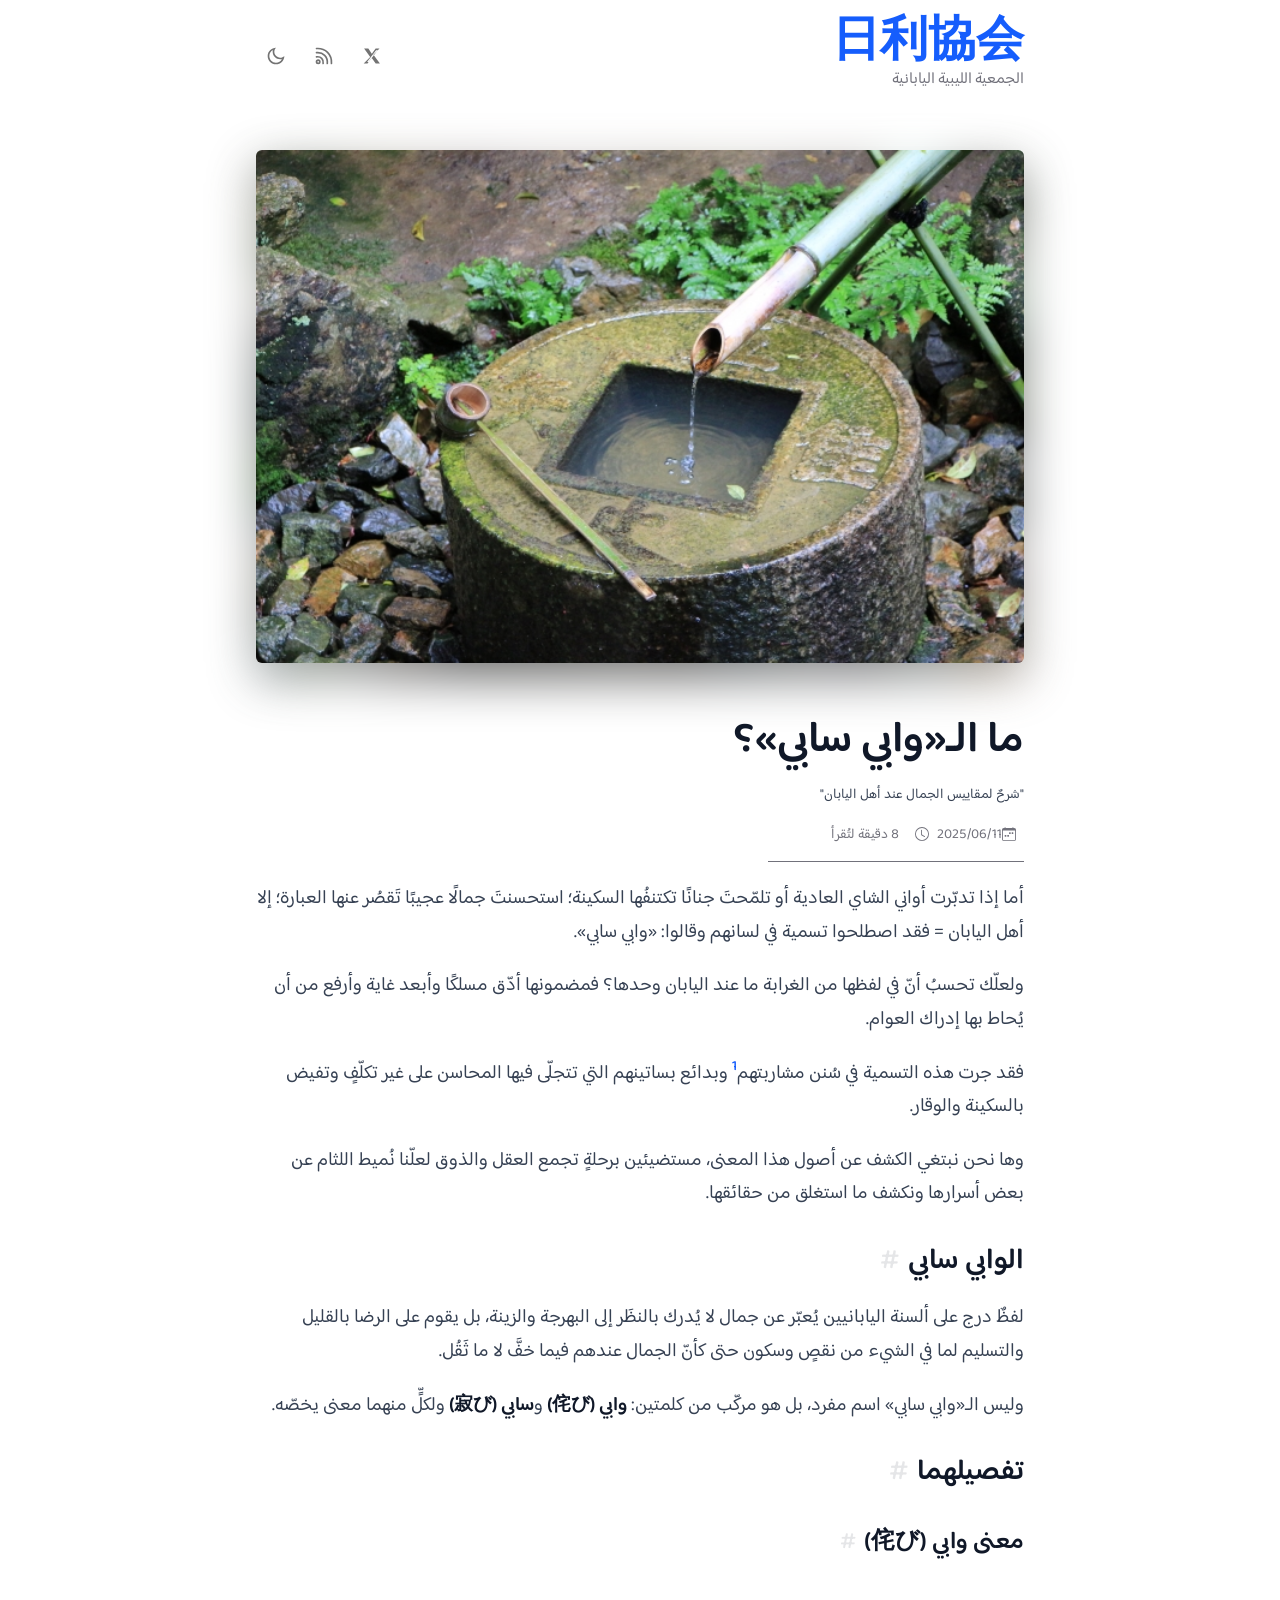
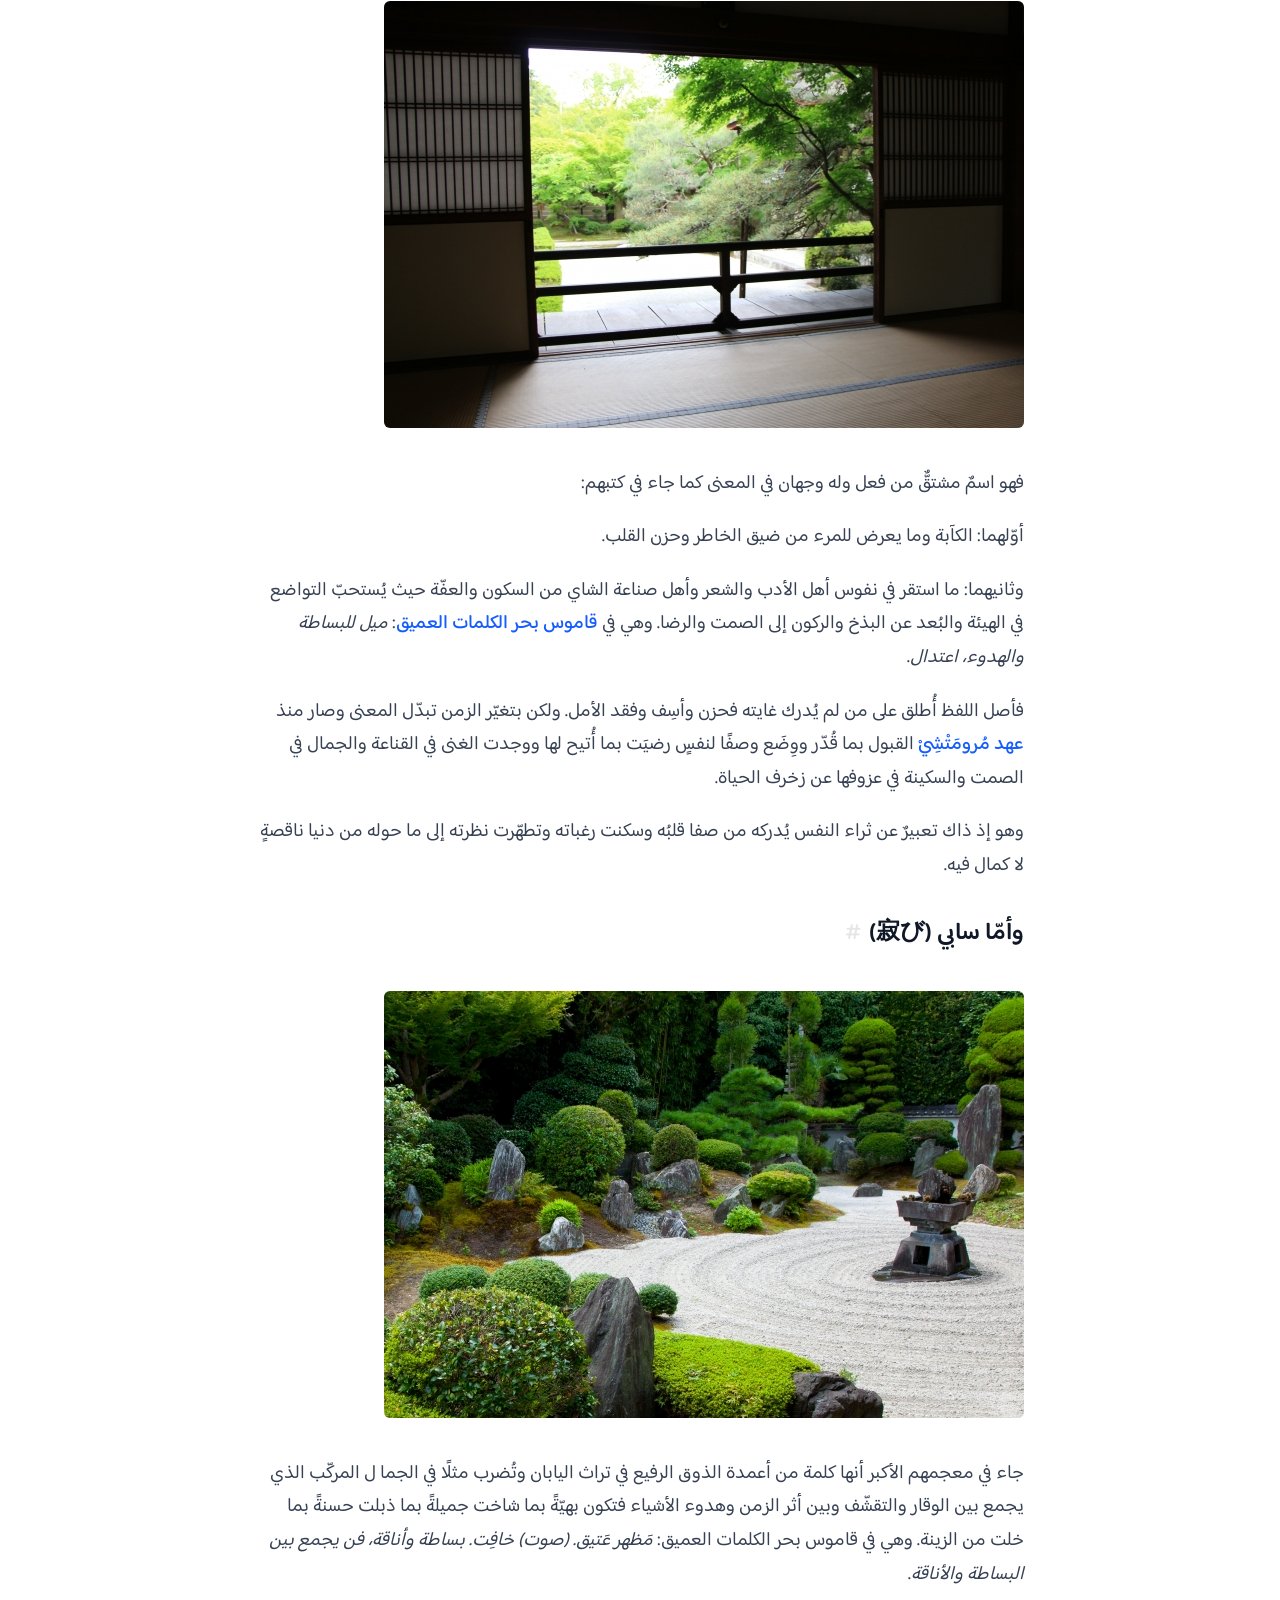
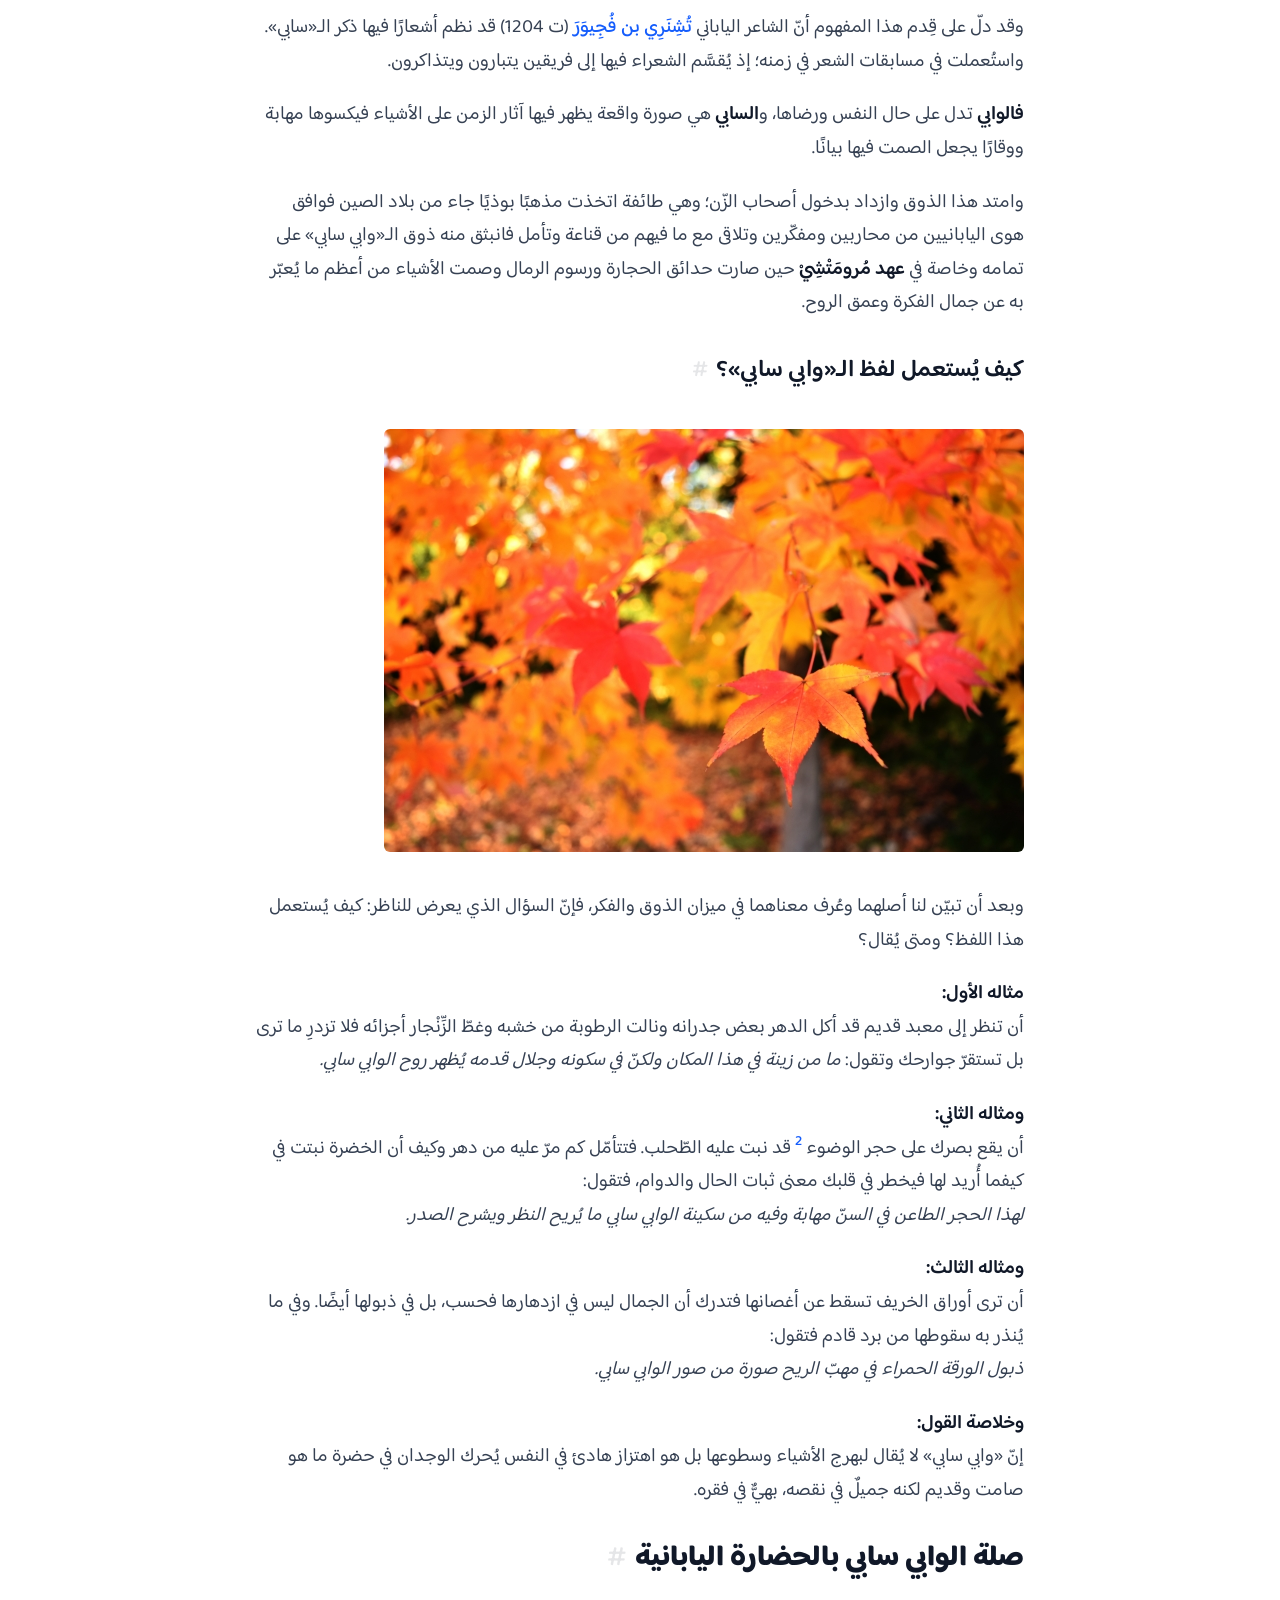
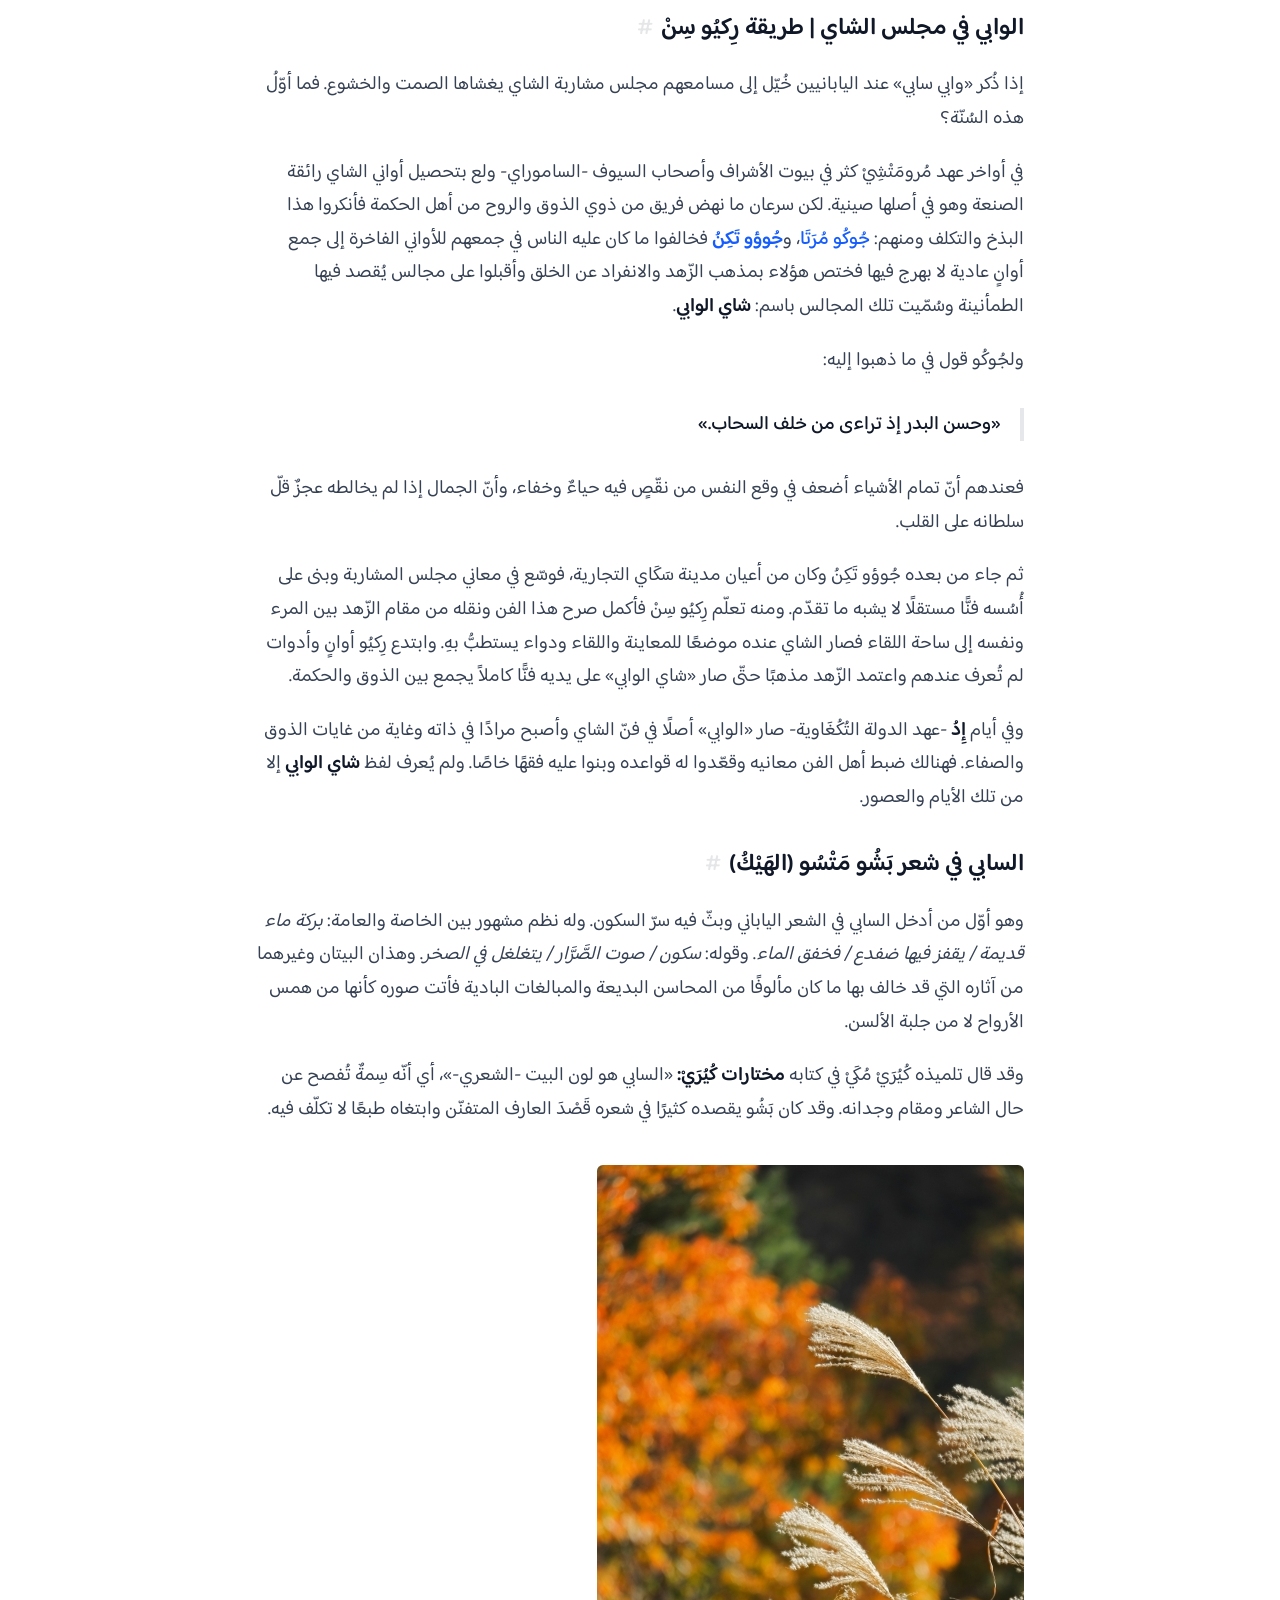
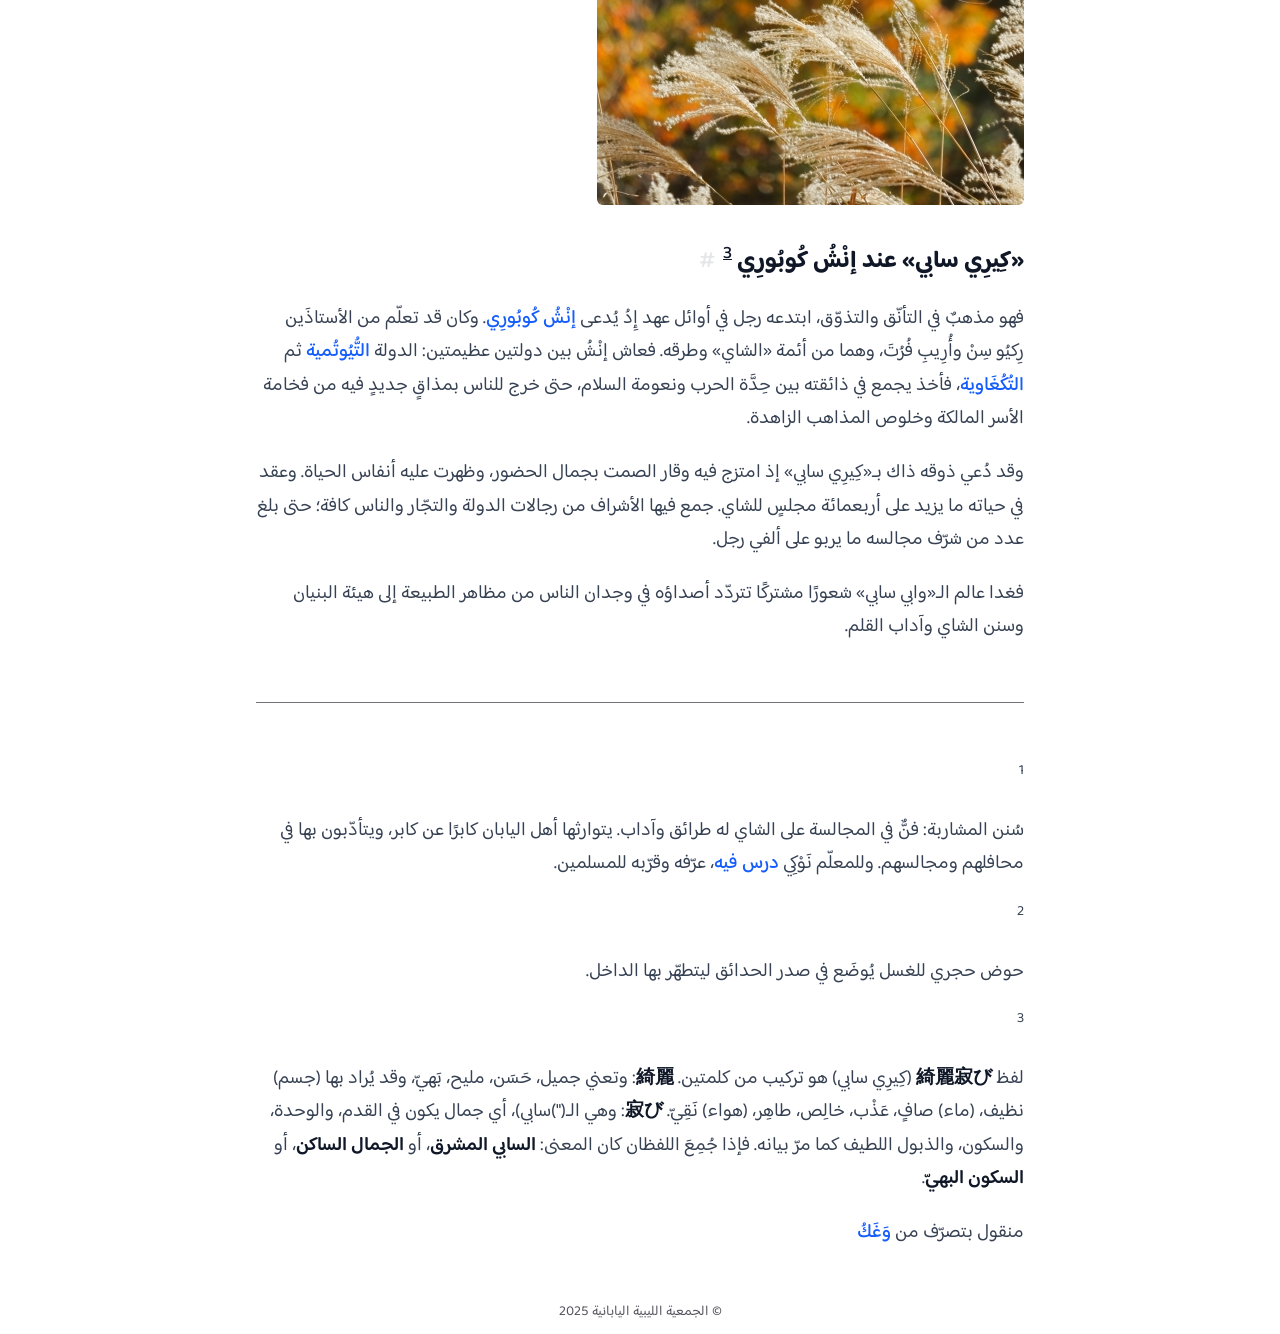
<file: wabisabi/index.html>
<!DOCTYPE html>
<html lang="ar" dir="rtl">

<head>
    <meta charset="UTF-8">
    <meta name="viewport" content="width=device-width, initial-scale=1.0">
        
    <link rel="preconnect" href="https://fonts.googleapis.com">
    <link rel="preconnect" href="https://fonts.gstatic.com" crossorigin>
    <link href="https://fonts.googleapis.com/css2?family=Baloo+Bhaijaan+2:wght@400..800&display=swap" rel="stylesheet">

    
    <meta property="og:type" content="article"/>
    
    
    
        <meta name="twitter:card" content="summary">
    


    <link rel="icon" type="image/png" sizes="32x32" href="/favicon.png">
    <link rel="icon" type="image/png" sizes="16x16" href="/favicon.png">

    
    <link rel="alternate" type="application/rss+xml" title="RSS" href="https://nichirikyoukai.github.io/rss.xml">
    

    
    <link rel="alternate" type="application/atom+xml" title="Atom" href="https://nichirikyoukai.github.io/atom.xml">
    

    
    <title>ما الـ«وابي سابي»؟ - 日利協会</title>


    <script>
        if (localStorage.getItem('color-theme') === 'dark' || (!('color-theme' in localStorage) && window.matchMedia('(prefers-color-scheme: dark)').matches)) {
          document.documentElement.classList.add('dark');
        } else {
        document.documentElement.classList.remove('dark')
        }
      </script>
    
    <link rel="stylesheet" href="https://nichirikyoukai.github.io/css/base.css?h=8969b53ea73561062ed5" />

</head>

<body class="text-black dark:text-white transition dark:bg-zinc-900">
    <div class="w-full px-4 sm:px-7 lg:px-10">
    <header class="flex flex-col max-w-3xl mx-auto text-center sm:flex-row items-center justify-between flex-wrap py-5">
        <div class="flex flex-col items-start">
        <h1 class="text-center sm:text-left text-5xl w-full font-semibold dark:text-blue-500 text-blue-600 hover:scale-110"><a href="https://nichirikyoukai.github.io/">日利協会</a></h1>
        <span class="text-zinc-500">الجمعية الليبية اليابانية</span>
        </div>
        <div class="flex items-center gap-2 my-2">
        
<a aria-label="Link to my X (Twitter) account" href="https://x.com/lyjp_" class="text-neutral-500 dark:text-neutral-400 hover:bg-neutral-100 dark:hover:bg-neutral-700 focus:outline-none focus:ring-4 focus:ring-neutral-200 dark:focus:ring-neutral-700 rounded-lg text-sm p-2.5">
  <!-- X.com logo SVG -->
  <svg class="w-5 h-5" fill="currentColor" viewBox="0 0 24 24">
    <path d="M20.998 3h-4.65l-4.57 6.367L7.625 3H2.5l7.336 10.08L2 21h4.651l4.886-6.81L16.424 21h5.074l-7.738-10.61L20.998 3zm-4.08 2.005h1.876L7.98 19.053H6.104L16.918 5.005z"/>
  </svg>
</a>


<a aria-label="Atom Feed" href="https://nichirikyoukai.github.io/atom.xml" class="text-neutral-500 dark:text-neutral-400 hover:bg-neutral-100 dark:hover:bg-neutral-700 focus:outline-none focus:ring-4 focus:ring-neutral-200 dark:focus:ring-neutral-700 rounded-lg text-sm p-2.5">
  <svg class="w-5 h-5" viewBox="0 0 24 24" fill="none" xmlns="http://www.w3.org/2000/svg">
    <path d="M3.00024 13.0225C8.18522 12.2429 11.7559 15.8146 10.9774 20.9996M3.00024 8.03784C10.938 7.25824 16.7417 13.0619 15.9621 20.9997M3.00024 3.05212C13.6919 2.27364 21.7264 10.3082 20.948 20.9998M5 21C3.89566 21 3 20.1043 3 19C3 17.8957 3.89566 17 5 17C6.10434 17 7 17.8957 7 19C7 20.1043 6.10434 21 5 21Z" stroke="currentColor" stroke-width="2" stroke-linecap="round" stroke-linejoin="round"/>
  </svg>
</a>

<button aria-label="Toggle Theme" id="theme-toggle" type="button" class="text-neutral-500 dark:text-neutral-400 hover:bg-neutral-100 dark:hover:bg-neutral-700 focus:outline-none focus:ring-4 focus:ring-neutral-200 dark:focus:ring-neutral-700 rounded-lg text-sm p-2.5">
  <svg id="theme-toggle-dark-icon" class="hidden w-5 h-5" fill="currentColor" viewBox="0 0 24 24" xmlns="http://www.w3.org/2000/svg">
    <path d="M10 7C10 10.866 13.134 14 17 14C18.9584 14 20.729 13.1957 21.9995 11.8995C22 11.933 22 11.9665 22 12C22 17.5228 17.5228 22 12 22C6.47715 22 2 17.5228 2 12C2 6.47715 6.47715 2 12 2C12.0335 2 12.067 2 12.1005 2.00049C10.8043 3.27098 10 5.04157 10 7ZM4 12C4 16.4183 7.58172 20 12 20C15.0583 20 17.7158 18.2839 19.062 15.7621C18.3945 15.9187 17.7035 16 17 16C12.0294 16 8 11.9706 8 7C8 6.29648 8.08133 5.60547 8.2379 4.938C5.71611 6.28423 4 8.9417 4 12Z"></path>
  </svg>
    
  <svg id="theme-toggle-light-icon" class="hidden w-5 h-5" fill="currentColor" viewBox="0 0 24 24" xmlns="http://www.w3.org/2000/svg">
    <path d="M12 18C8.68629 18 6 15.3137 6 12C6 8.68629 8.68629 6 12 6C15.3137 6 18 8.68629 18 12C18 15.3137 15.3137 18 12 18ZM12 16C14.2091 16 16 14.2091 16 12C16 9.79086 14.2091 8 12 8C9.79086 8 8 9.79086 8 12C8 14.2091 9.79086 16 12 16ZM11 1H13V4H11V1ZM11 20H13V23H11V20ZM3.51472 4.92893L4.92893 3.51472L7.05025 5.63604L5.63604 7.05025L3.51472 4.92893ZM16.9497 18.364L18.364 16.9497L20.4853 19.0711L19.0711 20.4853L16.9497 18.364ZM19.0711 3.51472L20.4853 4.92893L18.364 7.05025L16.9497 5.63604L19.0711 3.51472ZM5.63604 16.9497L7.05025 18.364L4.92893 20.4853L3.51472 19.0711L5.63604 16.9497ZM23 11V13H20V11H23ZM4 11V13H1V11H4Z" fill-rule="evenodd" clip-rule="evenodd"></path>
  </svg>
</button>

        </div>
    </header>

    <main class="w-full">
        

<!-- TOC floating in right margin -->

<aside class="hidden 2xl:block fixed top-32 left-[calc(50%+28rem)] w-64 z-10 transition-all duration-300 ease-out">
    <div id="toc-container" class="sticky top-8">
        <h2 class="text-xl font-semibold mb-4">المحتويات</h2>
        <nav id="table-of-contents" class="toc text-sm"></nav>
    </div>
</aside>


<!-- Main content - always centered and max-w-3xl -->
<div class="w-full max-w-3xl mx-auto">
    <article class="prose prose-default max-w-full dark:prose-invert">
        
        
            <figure class="!mb-4 !mt-0">
                <div class="rounded-2xl">
                    <picture class="relative">
                        <img height="500px" class="cover-image relative z-10 h-auto w-full rounded-2xl object-contain" src="https://nichirikyoukai.github.io/wabisabi/banner.png?h=dfe1ede803ad9b140ee2"/>
                        <img height="500px" class="absolute end-0 top-4 z-0 mt-0 h-full rounded-3xl opacity-60 blur-xl transition-opacity duration-300" src="https://nichirikyoukai.github.io/wabisabi/banner.png?h=dfe1ede803ad9b140ee2" fetchpriority="high" loading="eager"></picture>
                    </div>
                    
                </figure>
            

            <div class="flex flex-col mb-4">
            <h1 class="!mb-0 !mt-4 !sm:mt-2 !blur-none">ما الـ«وابي سابي»؟</h1>
            
                <p class="text-sm">"شرحٌ لمقاييس الجمال عند أهل اليابان"</p>
            
                
            
            <label class="text-zinc-500 flex flex-col text-sm">
                <time datetime="2025-06-11T00:00:00+00:00">
                    <div class="flex flex-row">
                        <svg xmlns="http://www.w3.org/2000/svg" width="14" height="14" fill="currentColor" class="bi bi-calendar-week mt-0.5 mr-2" viewBox="0 0 16 16">
                            <path d="M11 6.5a.5.5 0 0 1 .5-.5h1a.5.5 0 0 1 .5.5v1a.5.5 0 0 1-.5.5h-1a.5.5 0 0 1-.5-.5zm-3 0a.5.5 0 0 1 .5-.5h1a.5.5 0 0 1 .5.5v1a.5.5 0 0 1-.5.5h-1a.5.5 0 0 1-.5-.5zm-5 3a.5.5 0 0 1 .5-.5h1a.5.5 0 0 1 .5.5v1a.5.5 0 0 1-.5.5h-1a.5.5 0 0 1-.5-.5zm3 0a.5.5 0 0 1 .5-.5h1a.5.5 0 0 1 .5.5v1a.5.5 0 0 1-.5.5h-1a.5.5 0 0 1-.5-.5z"/>
                            <path d="M3.5 0a.5.5 0 0 1 .5.5V1h8V.5a.5.5 0 0 1 1 0V1h1a2 2 0 0 1 2 2v11a2 2 0 0 1-2 2H2a2 2 0 0 1-2-2V3a2 2 0 0 1 2-2h1V.5a.5.5 0 0 1 .5-.5M1 4v10a1 1 0 0 0 1 1h12a1 1 0 0 0 1-1V4z"/>
                        </svg>2025&#x2F;06&#x2F;11</time>
                    
                        <svg xmlns="http://www.w3.org/2000/svg" width="14" height="14" fill="currentColor" class="bi bi-clock mt-0.5 ml-4 mr-2" viewBox="0 0 16 16">
                            <path d="M8 3.5a.5.5 0 0 0-1 0V9a.5.5 0 0 0 .252.434l3.5 2a.5.5 0 0 0 .496-.868L8 8.71z"/>
                            <path d="M8 16A8 8 0 1 0 8 0a8 8 0 0 0 0 16m7-8A7 7 0 1 1 1 8a7 7 0 0 1 14 0"/>
                        </svg>8 دقيقة لتُقرأ
                    </div>
            </label>
            
            </div>
    
    <hr class="!mb-4 !mt-4 w-1/3">
    <p>أما إذا تدبّرت أواني الشاي العادية أو تلمّحتَ جنانًا تكتنفُها السكينة؛ استحسنتَ جمالًا عجيبًا  تَقصُر عنها العبارة؛ إلا أهل اليابان = فقد اصطلحوا تسمية في لسانهم وقالوا: «وابي سابي».</p>
<p>ولعلّك تحسبُ أنّ في لفظها من الغرابة ما عند اليابان وحدها؟ فمضمونها أدّق مسلكًا وأبعد غاية وأرفع من أن يُحاط بها إدراك العوام.</p>
<p>فقد جرت هذه التسمية في سُنن مشاربتهم<sup class="footnote-reference"><a href="#1">1</a></sup> وبدائع بساتينهم التي تتجلّى فيها المحاسن على غير تكلّفٍ وتفيض بالسكينة والوقار.</p>
<p>وها نحن نبتغي الكشف عن أصول هذا المعنى، مستضيئين برحلةٍ تجمع العقل والذوق لعلّنا نُميط اللثام عن بعض أسرارها ونكشف ما استغلق من حقائقها.</p>
<h2 id="lwby-sby">الوابي سابي<a class="!inline px-2 w-6 h-full opacity-10 hover:opacity-100 transition no-underline dark:hover:text-blue-400 hover:text-blue-600" aria-hidden="true" href="#lwby-sby">#</a></h2>
<p>لفظٌ درج على ألسنة اليابانيين يُعبّر عن جمال لا يُدرك بالنظَر إلى البهرجة والزينة، بل يقوم على الرضا بالقليل والتسليم لما في الشيء من نقصٍ وسكون حتى كأنّ الجمال عندهم فيما خفَّ لا ما ثَقُل.</p>
<p>وليس الـ«وابي سابي» اسم مفرد، بل هو مركّب من كلمتين: <strong>وابي (侘び)</strong> و<strong>سابي (寂び)</strong> ولكلٍّ منهما معنى يخصّه.</p>
<h2 id="tfsylhm">تفصيلهما<a class="!inline px-2 w-6 h-full opacity-10 hover:opacity-100 transition no-underline dark:hover:text-blue-400 hover:text-blue-600" aria-hidden="true" href="#tfsylhm">#</a></h2>
<h3 id="m-n-wby-cha-bi">معنى وابي (侘び)<a class="!inline px-2 w-6 h-full opacity-10 hover:opacity-100 transition no-underline dark:hover:text-blue-400 hover:text-blue-600" aria-hidden="true" href="#m-n-wby-cha-bi">#</a></h3>
<p><img src="https://nichirikyoukai.github.io/wabisabi/images/20250611123801.png" alt="Landscape" /></p>
<p>فهو اسمٌ مشتقٌّ من فعل وله وجهان في المعنى كما جاء في كتبهم:</p>
<p>أوّلهما: الكآبة وما يعرض للمرء من ضيق الخاطر وحزن القلب.</p>
<p>وثانيهما:  ما استقر في نفوس أهل الأدب والشعر وأهل صناعة الشاي من السكون والعفّة حيث يُستحبّ التواضع في الهيئة والبُعد عن البذخ والركون إلى الصمت والرضا. وهي في <a href="https://shinjikai.app">قاموس بحر الكلمات العميق</a>: <em>ميل للبساطة والهدوء، اعتدال</em>.</p>
<p>فأصل اللفظ أُطلق على من لم يُدرك غايته فحزن وأسِف وفقد الأمل. ولكن بتغيّر الزمن تبدّل المعنى وصار منذ <a href="https://ar.wikipedia.org/wiki/%D9%81%D8%AA%D8%B1%D8%A9_%D9%85%D9%88%D8%B1%D9%88%D9%85%D8%A7%D8%AA%D8%B4%D9%8A">عهد مُرومَتْشِيْ</a> القبول بما قُدّر ووِضَع وصفًا لنفسٍ رضيَت بما أُتيح لها ووجدت الغنى في القناعة والجمال في الصمت والسكينة في عزوفها عن زخرف الحياة.</p>
<p>وهو إذ ذاك تعبيرٌ عن ثراء النفس يُدركه من صفا قلبُه وسكنت رغباته وتطهّرت نظرته إلى ما حوله من دنيا ناقصةٍ لا كمال فيه.</p>
<h3 id="w-mw-sby-ji-bi">وأمّا سابي (寂び)<a class="!inline px-2 w-6 h-full opacity-10 hover:opacity-100 transition no-underline dark:hover:text-blue-400 hover:text-blue-600" aria-hidden="true" href="#w-mw-sby-ji-bi">#</a></h3>
<p><img src="https://nichirikyoukai.github.io/wabisabi/images/20250611124259.png" alt="Landscape" /></p>
<p>جاء في معجمهم الأكبر أنها كلمة من أعمدة الذوق الرفيع في تراث اليابان وتُضرب مثلًا في الجما
ل المركّب الذي يجمع بين الوقار والتقشّف وبين أثر الزمن وهدوء الأشياء فتكون بهيّةً بما شاخت جميلةً بما ذبلت حسنةً بما خلت من الزينة. وهي في قاموس بحر الكلمات العميق: <em>مَظهر عَتيق. (صوت) خافِت. بساطة وأناقة، فن يجمع بين البساطة والأناقة</em>.</p>
<p>وقد دلّ على قِدم هذا المفهوم أنّ الشاعر الياباني <a href="https://ja.wikipedia.org/wiki/%E8%97%A4%E5%8E%9F%E4%BF%8A%E6%88%90">تُشِنَرِي بن فُجِيوَرَ</a> (ت 1204) قد نظم أشعارًا فيها ذكر الـ«سابي». واستُعملت في مسابقات الشعر في زمنه؛ إذ يُقسَّم الشعراء فيها إلى فريقين يتبارون ويتذاكرون.</p>
<p><strong>فالوابي</strong> تدل على حال النفس ورضاها، و<strong>السابي</strong> هي صورة واقعة يظهر فيها آثار الزمن على الأشياء فيكسوها مهابة ووقارًا يجعل الصمت فيها بيانًا.</p>
<p>وامتد هذا الذوق وازداد بدخول أصحاب الزّن؛  وهي طائفة اتخذت مذهبًا بوذيًا جاء من بلاد الصين فوافق هوى اليابانيين من محاربين ومفكّرين وتلاقى مع ما فيهم من قناعة وتأمل فانبثق منه ذوق الـ«وابي سابي» على تمامه وخاصة في <strong>عهد مُرومَتْشِيْ</strong> حين صارت حدائق الحجارة ورسوم الرمال وصمت الأشياء من أعظم ما يُعبّر به عن جمال الفكرة وعمق الروح.</p>
<h3 id="kyf-yust-ml-lfz-l-wby-sby">كيف يُستعمل لفظ الـ«وابي سابي»؟<a class="!inline px-2 w-6 h-full opacity-10 hover:opacity-100 transition no-underline dark:hover:text-blue-400 hover:text-blue-600" aria-hidden="true" href="#kyf-yust-ml-lfz-l-wby-sby">#</a></h3>
<p><img src="https://nichirikyoukai.github.io/wabisabi/images/20250611124006.png" alt="Landscape" /></p>
<p>وبعد أن تبيّن لنا أصلهما وعُرف معناهما في ميزان الذوق والفكر، فإنّ السؤال الذي يعرض للناظر: كيف يُستعمل هذا اللفظ؟ ومتى يُقال؟</p>
<p><strong>مثاله الأول:</strong><br />
أن تنظر إلى معبد قديم قد أكل الدهر بعض جدرانه ونالت الرطوبة من خشبه وغطّ الزِّنْجار أجزائه فلا تزدرِ ما ترى بل تستقرّ جوارحك وتقول:
<em>ما من زينة في هذا المكان ولكنّ في سكونه وجلال قدمه يُظهر روح الوابي سابي.</em></p>
<p><strong>ومثاله الثاني:</strong><br />
أن يقع بصرك على حجر الوضوء <sup class="footnote-reference"><a href="#2">2</a></sup> قد نبت عليه الطّحلب. فتتأمّل كم مرّ عليه من دهر وكيف أن الخضرة نبتت في كيفما أُريد لها فيخطر في قلبك معنى ثبات الحال والدوام، فتقول:<br />
<em>لهذا الحجر الطاعن في السنّ مهابة وفيه من سكينة الوابي سابي ما يُريح النظر ويشرح الصدر.</em></p>
<p><strong>ومثاله الثالث:</strong><br />
أن ترى أوراق الخريف تسقط عن أغصانها فتدرك أن الجمال ليس في ازدهارها فحسب، بل في ذبولها أيضًا. وفي ما يُنذر به سقوطها من برد قادم فتقول:<br />
<em>ذبول الورقة الحمراء في مهبّ الريح صورة من صور الوابي سابي.</em></p>
<p><strong>وخلاصة القول:</strong><br />
إنّ «وابي سابي» لا يُقال لبهرج الأشياء وسطوعها بل هو اهتزاز هادئ في النفس يُحرك الوجدان في حضرة ما هو صامت وقديم لكنه جميلٌ في نقصه، بهيٌّ في فقره.</p>
<h2 id="sl-lwby-sby-blhdr-lybny"><strong>صلة الوابي سابي بالحضارة اليابانية</strong><a class="!inline px-2 w-6 h-full opacity-10 hover:opacity-100 transition no-underline dark:hover:text-blue-400 hover:text-blue-600" aria-hidden="true" href="#sl-lwby-sby-blhdr-lybny">#</a></h2>
<h3 id="lwby-fy-mjls-lshy-tryq-rikyuw-sin">الوابي في مجلس الشاي | طريقة رِكيُو سِنْ<a class="!inline px-2 w-6 h-full opacity-10 hover:opacity-100 transition no-underline dark:hover:text-blue-400 hover:text-blue-600" aria-hidden="true" href="#lwby-fy-mjls-lshy-tryq-rikyuw-sin">#</a></h3>
<p>إذا ذُكر «وابي سابي» عند اليابانيين خُيّل إلى مسامعهم مجلس مشاربة الشاي يغشاها الصمت والخشوع. فما أوّلُ هذه السُنّة؟</p>
<p>في أواخر عهد مُرومَتْشِيْ كثر في بيوت الأشراف وأصحاب السيوف -الساموراي- ولع بتحصيل أواني الشاي رائقة الصنعة وهو في أصلها صينية. لكن سرعان ما نهض فريق من ذوي الذوق والروح من أهل الحكمة فأنكروا هذا البذخ والتكلف ومنهم: <strong><a href="https://nichirikyoukai.github.io/wabisabi/%D8%AC%D9%8F%D9%88%D9%83%D9%8F%D9%88">جُوكُو مُرَتَا</a></strong>، و<a href="https://ja.wikipedia.org/wiki/%E6%AD%A6%E9%87%8E%E7%B4%B9%E9%B4%8E"><strong>جُوؤو تَكِنُ</strong></a> فخالفوا ما كان عليه الناس في جمعهم للأواني الفاخرة إلى جمع أوانٍ عادية لا بهرج فيها فختص هؤلاء بمذهب الزّهد والانفراد عن الخلق وأقبلوا على مجالس يُقصد فيها الطمأنينة وسُمّيت تلك المجالس باسم: <strong>شاي الوابي</strong>.</p>
<p>ولجُوكُو قول في ما ذهبوا إليه:</p>
<blockquote>
<p>وحسن البدر إذ تراءى من خلف السحاب.</p>
</blockquote>
<p>فعندهم أنّ تمام الأشياء أضعف في وقع النفس من نقّصٍ فيه حياءٌ وخفاء، وأنّ الجمال إذا لم يخالطه عجزٌ قلّ سلطانه على القلب.</p>
<p>ثم جاء من بعده جُوؤو تَكِنُ وكان من أعيان مدينة سَكَاي التجارية، فوسّع في معاني مجلس المشاربة وبنى على أُسُسه فنًّا مستقلًا لا يشبه ما تقدّم. ومنه تعلّم رِكيُو سِنْ فأكمل صرح هذا الفن ونقله من مقام الزّهد بين المرء ونفسه إلى ساحة اللقاء فصار الشاي عنده موضعًا للمعاينة واللقاء ودواء يستطبُّ بهِ. وابتدع رِكيُو أوانٍ وأدوات لم تُعرف عندهم واعتمد الزّهد مذهبًا حتّى صار «شاي الوابي» على يديه فنًّا كاملاً يجمع بين الذوق والحكمة.</p>
<p>وفي أيام <strong>إِدُ</strong> -عهد الدولة التُكُغَاوية- صار «الوابي» أصلًا في فنّ الشاي وأصبح مرادًا في ذاته وغاية من غايات الذوق والصفاء. فهنالك ضبط أهل الفن معانيه وقعّدوا له قواعده وبنوا عليه فقهًا خاصًا. ولم يُعرف لفظ <strong>شاي الوابي</strong> إلا من تلك الأيام والعصور.</p>
<h3 id="lsby-fy-sh-r-bashuw-matsuw-lhayku">السابي في شعر بَشُو مَتْسُو (الهَيْكُ)<a class="!inline px-2 w-6 h-full opacity-10 hover:opacity-100 transition no-underline dark:hover:text-blue-400 hover:text-blue-600" aria-hidden="true" href="#lsby-fy-sh-r-bashuw-matsuw-lhayku">#</a></h3>
<p>وهو أوّل من أدخل السابي في الشعر الياباني وبثّ فيه سرّ السكون. وله نظم مشهور بين الخاصة والعامة: <em>بركة ماء قديمة / يقفز فيها ضفدع / فخفق الماء</em>. وقوله: <em>سكون / صوت الصَّرَّار / يتغلغل في الصخر</em>. وهذان البيتان وغيرهما من آثاره التي قد خالف بها ما كان مألوفًا من المحاسن البديعة والمبالغات البادية فأتت صوره كأنها من همس الأرواح لا من جلبة الألسن.</p>
<p>وقد قال تلميذه كُيُرَيْ مُكَيْ في كتابه <strong>مختارات كُيُرَيْ:</strong> «السابي هو لون البيت -الشعري-»، أي أنّه سِمةٌ تُفصح عن حال الشاعر ومقام وجدانه. وقد كان بَشُو يقصده كثيرًا في شعره قَصْدَ العارف المتفنّن وابتغاه طبعًا لا تكلّف فيه.</p>
<p><img src="https://nichirikyoukai.github.io/wabisabi/images/20250611124122.png" alt="Landscape" /></p>
<h3 id="kiyriy-sby-nd-nshu-kuwbuwriy"><strong>«كِيرِي سابي» عند إنْشُ كُوبُورِي</strong> <sup class="footnote-reference"><a href="#3">3</a></sup><a class="!inline px-2 w-6 h-full opacity-10 hover:opacity-100 transition no-underline dark:hover:text-blue-400 hover:text-blue-600" aria-hidden="true" href="#kiyriy-sby-nd-nshu-kuwbuwriy">#</a></h3>
<p>فهو مذهبٌ في التأنّق والتذوّق، ابتدعه رجل في أوائل عهد إِدُ يُدعى <a href="https://ja.wikipedia.org/wiki/%E5%B0%8F%E5%A0%80%E6%94%BF%E4%B8%80">إنْشُ كُوبُورِي</a>. وكان قد تعلّم من الأستاذَين رِكيُو سِنْ وأُرِيبِ فُرُتَ، وهما من أئمة «الشاي» وطرقه. فعاش إنْشُ بين دولتين عظيمتين: الدولة <a href="https://ja.wikipedia.org/wiki/%E8%B1%8A%E8%87%A3%E6%94%BF%E6%A8%A9">التُّيُوتُمية</a> ثم <a href="https://ar.wikipedia.org/wiki/%D8%B4%D9%88%D8%BA%D9%88%D9%86%D9%8A%D8%A9_%D8%AA%D9%88%D9%83%D9%88%D8%BA%D8%A7%D9%88%D8%A7">التُكُغَاوية</a>، فأخذ يجمع في ذائقته بين حِدَّة الحرب ونعومة السلام، حتى خرج للناس بمذاقٍ جديدٍ فيه من فخامة الأسر المالكة وخلوص المذاهب الزاهدة.</p>
<p>وقد دُعي ذوقه ذاك بـ«كِيرِي سابي»  إذ امتزج فيه وقار الصمت بجمال الحضور، وظهرت عليه أنفاس الحياة.
وعقد في حياته ما يزيد على أربعمائة مجلسٍ للشاي. جمع فيها الأشراف من رجالات الدولة والتجّار والناس كافة؛ حتى بلغ عدد من شرّف مجالسه ما يربو على ألفي رجل.</p>
<p>فغدا عالم الـ«وابي سابي» شعورًا مشتركًا تتردّد أصداؤه في وجدان الناس من مظاهر الطبيعة إلى هيئة البنيان وسنن الشاي وآداب القلم.</p>
<hr />
<div class="footnote-definition" id="1"><sup class="footnote-definition-label">1</sup>
<p>سُنن المشاربة: فنٌّ في المجالسة على الشاي له طرائق وآداب. يتوارثها أهل اليابان كابرًا عن كابر، ويتأدّبون بها في محافلهم ومجالسهم. وللمعلّم نَوْكِي <a href="https://biennale.org.sa/ar/program/tea-ceremony-workshop-exploring-japanese-and-islamicate-arts">درس فيه</a>، عرّفه وقرّبه للمسلمين.</p>
</div>
<div class="footnote-definition" id="2"><sup class="footnote-definition-label">2</sup>
<p>حوض حجري للغسل يُوضَع  في صدر الحدائق ليتطهّر بها الداخل.</p>
</div>
<div class="footnote-definition" id="3"><sup class="footnote-definition-label">3</sup>
<p>لفظ <strong>綺麗寂び</strong> (كِيرِي سابي) هو تركيب من كلمتين. <strong>綺麗</strong>: وتعني جميل، حَسَن، مليح، بَهيّ، وقد يُراد بها (جسم) نظيف، (ماء) صافٍ، عَذْب، خالِص، طاهِر، (هواء) نَقِيّ. <strong>寂び</strong>: وهي الـ(")سابي)، أي جمال يكون في القدم، والوحدة، والسكون، والذبول اللطيف كما مرّ بيانه. فإذا جُمِعَ اللفظان كان المعنى:  <strong>السابي المشرق</strong>، أو <strong>الجمال الساكن</strong>، أو <strong>السكون البهيّ</strong>.</p>
</div>
<p>منقول بتصرّف من <a href="https://intojapanwaraku.com/">وَغَكُ</a></p>

    </article>
</div>

<!-- Include the TOC JavaScript -->

    <script src="https://nichirikyoukai.github.io/js/toc.js"></script>


    </main>

    <footer class="mt-10 p-3 flex flex-col justify-center items-center dark:text-zinc-400 text-zinc-600 w-full"">
        <p class="text-sm">&copy; الجمعية الليبية اليابانية 2025</p>
        

        </p>
    </footer>
    </div>
</div>
</body>
<script src="https://nichirikyoukai.github.io/js/toggle-theme.js?h=7377dcaaf73f6f31b36b"></script>
<script src="https://nichirikyoukai.github.io/js/codeblocks.js?h=48d19ab6106ef15b9aeb"></script>
</html>
</file>
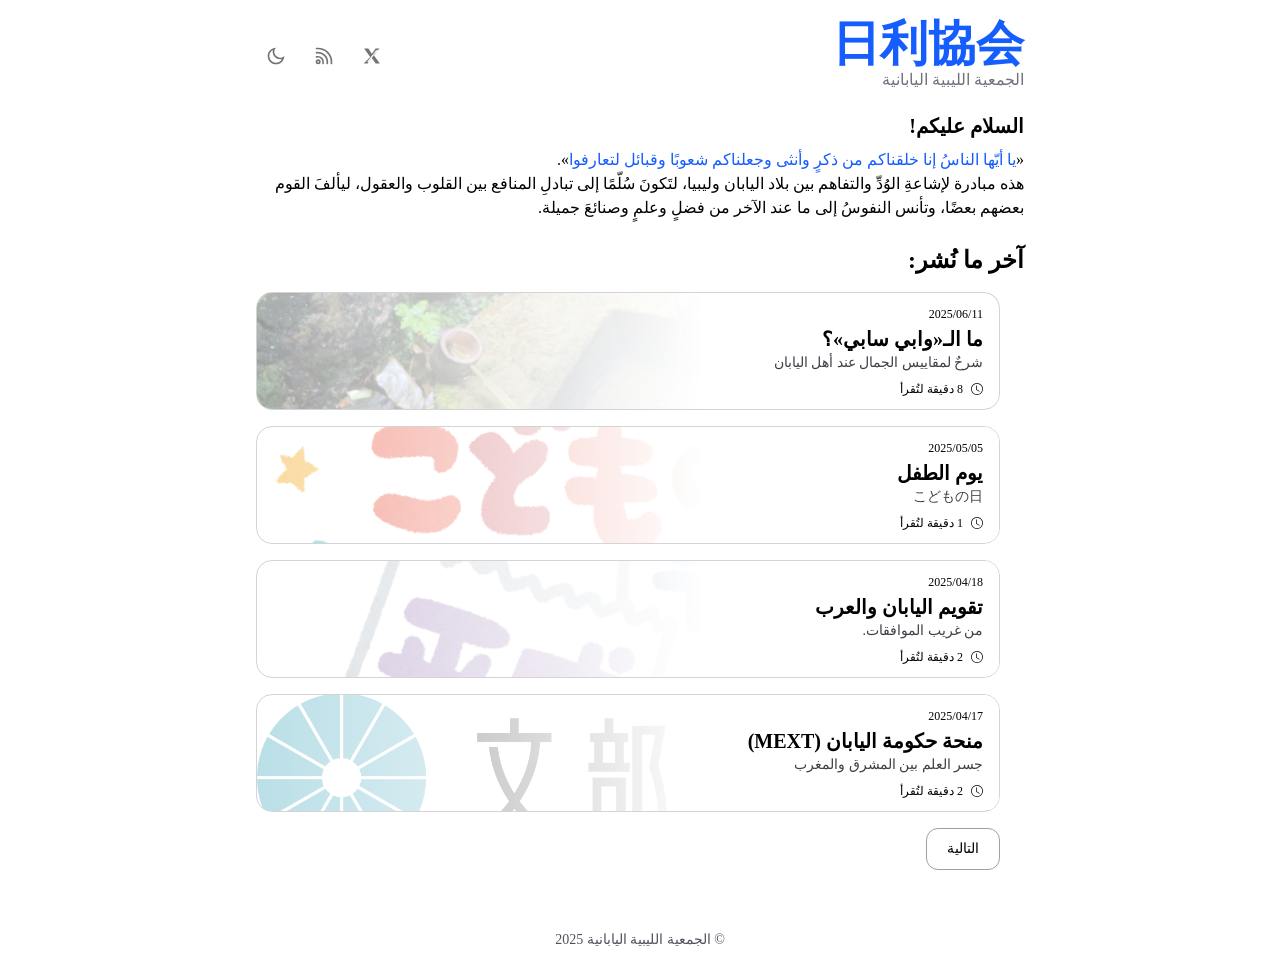
<file: page/1/index.html>
<!doctype html>
<meta charset="utf-8">
<link rel="canonical" href="https://nichirikyoukai.github.io/">
<meta http-equiv="refresh" content="0; url=https://nichirikyoukai.github.io/">
<title>Redirect</title>
<p><a href="https://nichirikyoukai.github.io/">Click here</a> to be redirected.</p>
</file>
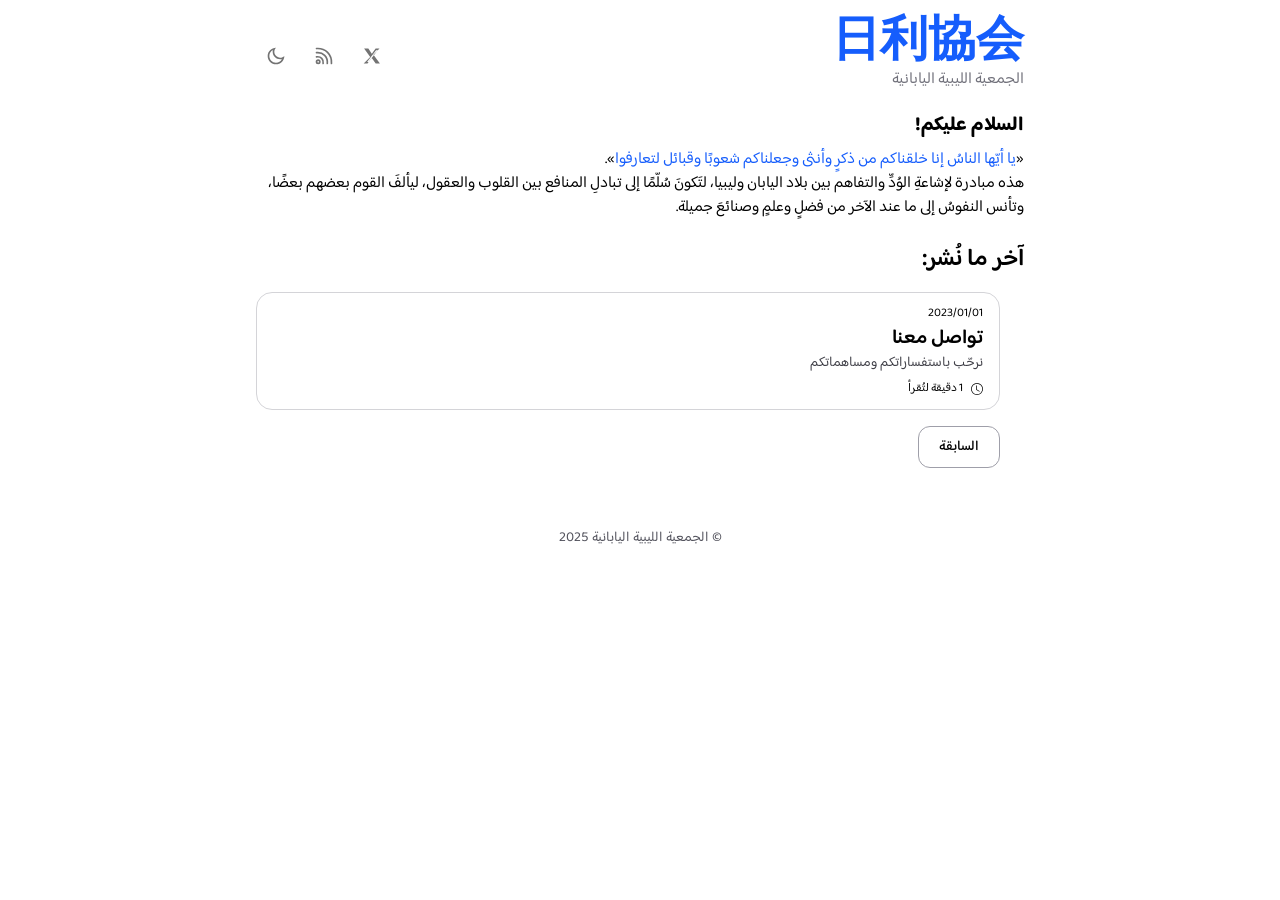
<file: page/2/index.html>
<!DOCTYPE html>
<html lang="ar" dir="rtl">

<head>
    <meta charset="UTF-8">
    <meta name="viewport" content="width=device-width, initial-scale=1.0">
        
    <link rel="preconnect" href="https://fonts.googleapis.com">
    <link rel="preconnect" href="https://fonts.gstatic.com" crossorigin>
    <link href="https://fonts.googleapis.com/css2?family=Baloo+Bhaijaan+2:wght@400..800&display=swap" rel="stylesheet">

    

    <meta property="og:url" content="https://nichirikyoukai.github.io" />
    <meta property="og:site_name" content="日利協会"/>

    
    <meta name="twitter:site" content="＠lyjp_">
    <meta name="twitter:creator" content="@lyjp_">
    

    
    <meta name="twitter:title" content="日利協会">
    <meta property="og:title" content="日利協会" />
    

    
    <meta name="description" content="الجمعية الليبية اليابانية" />
    <meta name="twitter:description" content="الجمعية الليبية اليابانية">
    <meta property="og:description" content="الجمعية الليبية اليابانية" />
    

    <meta name="twitter:card" content="summary">
    <meta property="og:type" content="website"/>

    

    <link rel="icon" type="image/png" sizes="32x32" href="/favicon.png">
    <link rel="icon" type="image/png" sizes="16x16" href="/favicon.png">

    
    <link rel="alternate" type="application/rss+xml" title="RSS" href="https://nichirikyoukai.github.io/rss.xml">
    

    
    <link rel="alternate" type="application/atom+xml" title="Atom" href="https://nichirikyoukai.github.io/atom.xml">
    

    
    <title>日利協会</title>
    

    <script>
        if (localStorage.getItem('color-theme') === 'dark' || (!('color-theme' in localStorage) && window.matchMedia('(prefers-color-scheme: dark)').matches)) {
          document.documentElement.classList.add('dark');
        } else {
        document.documentElement.classList.remove('dark')
        }
      </script>
    
    <link rel="stylesheet" href="https://nichirikyoukai.github.io/css/base.css?h=8969b53ea73561062ed5" />

</head>

<body class="text-black dark:text-white transition dark:bg-zinc-900">
    <div class="w-full px-4 sm:px-7 lg:px-10">
    <header class="flex flex-col max-w-3xl mx-auto text-center sm:flex-row items-center justify-between flex-wrap py-5">
        <div class="flex flex-col items-start">
        <h1 class="text-center sm:text-left text-5xl w-full font-semibold dark:text-blue-500 text-blue-600 hover:scale-110"><a href="https://nichirikyoukai.github.io/">日利協会</a></h1>
        <span class="text-zinc-500">الجمعية الليبية اليابانية</span>
        </div>
        <div class="flex items-center gap-2 my-2">
        
<a aria-label="Link to my X (Twitter) account" href="https://x.com/lyjp_" class="text-neutral-500 dark:text-neutral-400 hover:bg-neutral-100 dark:hover:bg-neutral-700 focus:outline-none focus:ring-4 focus:ring-neutral-200 dark:focus:ring-neutral-700 rounded-lg text-sm p-2.5">
  <!-- X.com logo SVG -->
  <svg class="w-5 h-5" fill="currentColor" viewBox="0 0 24 24">
    <path d="M20.998 3h-4.65l-4.57 6.367L7.625 3H2.5l7.336 10.08L2 21h4.651l4.886-6.81L16.424 21h5.074l-7.738-10.61L20.998 3zm-4.08 2.005h1.876L7.98 19.053H6.104L16.918 5.005z"/>
  </svg>
</a>


<a aria-label="Atom Feed" href="https://nichirikyoukai.github.io/atom.xml" class="text-neutral-500 dark:text-neutral-400 hover:bg-neutral-100 dark:hover:bg-neutral-700 focus:outline-none focus:ring-4 focus:ring-neutral-200 dark:focus:ring-neutral-700 rounded-lg text-sm p-2.5">
  <svg class="w-5 h-5" viewBox="0 0 24 24" fill="none" xmlns="http://www.w3.org/2000/svg">
    <path d="M3.00024 13.0225C8.18522 12.2429 11.7559 15.8146 10.9774 20.9996M3.00024 8.03784C10.938 7.25824 16.7417 13.0619 15.9621 20.9997M3.00024 3.05212C13.6919 2.27364 21.7264 10.3082 20.948 20.9998M5 21C3.89566 21 3 20.1043 3 19C3 17.8957 3.89566 17 5 17C6.10434 17 7 17.8957 7 19C7 20.1043 6.10434 21 5 21Z" stroke="currentColor" stroke-width="2" stroke-linecap="round" stroke-linejoin="round"/>
  </svg>
</a>

<button aria-label="Toggle Theme" id="theme-toggle" type="button" class="text-neutral-500 dark:text-neutral-400 hover:bg-neutral-100 dark:hover:bg-neutral-700 focus:outline-none focus:ring-4 focus:ring-neutral-200 dark:focus:ring-neutral-700 rounded-lg text-sm p-2.5">
  <svg id="theme-toggle-dark-icon" class="hidden w-5 h-5" fill="currentColor" viewBox="0 0 24 24" xmlns="http://www.w3.org/2000/svg">
    <path d="M10 7C10 10.866 13.134 14 17 14C18.9584 14 20.729 13.1957 21.9995 11.8995C22 11.933 22 11.9665 22 12C22 17.5228 17.5228 22 12 22C6.47715 22 2 17.5228 2 12C2 6.47715 6.47715 2 12 2C12.0335 2 12.067 2 12.1005 2.00049C10.8043 3.27098 10 5.04157 10 7ZM4 12C4 16.4183 7.58172 20 12 20C15.0583 20 17.7158 18.2839 19.062 15.7621C18.3945 15.9187 17.7035 16 17 16C12.0294 16 8 11.9706 8 7C8 6.29648 8.08133 5.60547 8.2379 4.938C5.71611 6.28423 4 8.9417 4 12Z"></path>
  </svg>
    
  <svg id="theme-toggle-light-icon" class="hidden w-5 h-5" fill="currentColor" viewBox="0 0 24 24" xmlns="http://www.w3.org/2000/svg">
    <path d="M12 18C8.68629 18 6 15.3137 6 12C6 8.68629 8.68629 6 12 6C15.3137 6 18 8.68629 18 12C18 15.3137 15.3137 18 12 18ZM12 16C14.2091 16 16 14.2091 16 12C16 9.79086 14.2091 8 12 8C9.79086 8 8 9.79086 8 12C8 14.2091 9.79086 16 12 16ZM11 1H13V4H11V1ZM11 20H13V23H11V20ZM3.51472 4.92893L4.92893 3.51472L7.05025 5.63604L5.63604 7.05025L3.51472 4.92893ZM16.9497 18.364L18.364 16.9497L20.4853 19.0711L19.0711 20.4853L16.9497 18.364ZM19.0711 3.51472L20.4853 4.92893L18.364 7.05025L16.9497 5.63604L19.0711 3.51472ZM5.63604 16.9497L7.05025 18.364L4.92893 20.4853L3.51472 19.0711L5.63604 16.9497ZM23 11V13H20V11H23ZM4 11V13H1V11H4Z" fill-rule="evenodd" clip-rule="evenodd"></path>
  </svg>
</button>

        </div>
    </header>

    <main class="w-full">
        
    <div class="w-full max-w-3xl mx-auto">
        
            <h1 class="text-xl font-bold">السلام عليكم!</h1>
        
        
            <p class="pt-2 pb-4">«<span class='dark:text-blue-400 text-blue-600'>يا أيّها الناسُ إنا خلقناكم من ذكرٍ وأنثى وجعلناكم شعوبًا وقبائل لتعارفوا</span>».<br>هذه مبادرة لإشاعةِ الوُدِّ والتفاهم بين بلاد اليابان وليبيا، لتَكونَ سُلّمًا إلى تبادلِ المنافع بين القلوب والعقول، ليألفَ القوم بعضهم بعضًا، وتأنس النفوسُ إلى ما عند الآخر من فضلٍ وعلمٍ وصنائعَ جميلة.</p>
        
        <div class="mt-2 text-2xl font-semibold">آخر ما نُشر:</div>
        <ul>
            
    <li class="group mt-4">
        <a href="https://nichirikyoukai.github.io/contact/">
            
            <div class="relative flex flex-col max-h-[550px] rounded-2xl hover:scale-105
                     border dark:border-zinc-700 border-zinc-300
                     group-hover:bg-zinc-100 dark:group-hover:bg-zinc-800
                     overflow-hidden transition">
                <div class="z-10 p-2">
                    <time class="text-xs p-2 !pb-0 text-black dark:text-white dark:drop-shadow-lg" datetime="2023-01-01T00:00:00+00:00">
                        2023&#x2F;01&#x2F;01
                    </time>
                    <h1 class="text-xl font-semibold transition group-hover:text-blue-600 dark:group-hover:text-blue-400
                             hover:font-bold text-black dark:text-white dark:drop-shadow-lg p-2 !pt-0 !pb-0 w-full md:w-4/5">
                        تواصل معنا
                    </h1>
                    <p class="transition text-sm text-zinc-700 dark:text-zinc-400 group-hover:text-zinc-800 dark:group-hover:text-zinc-300
                        dark:drop-shadow-lg p-2 !pt-0 !pb-1 sm:!pb-2 w-full md:w-7/8">نرحّب باستفساراتكم ومساهماتكم</p>
                    <p class="flex items-center gap-2 transition text-xs text-black dark:text-white
                             dark:drop-shadow-lg p-2 !pt-0 !pb-1 w-full">
                        <svg xmlns="http://www.w3.org/2000/svg" width="12" height="12" fill="currentColor" class="bi bi-clock" viewBox="0 0 16 16">
                            <path d="M8 3.5a.5.5 0 0 0-1 0V9a.5.5 0 0 0 .252.434l3.5 2a.5.5 0 0 0 .496-.868L8 8.71z"/>
                            <path d="M8 16A8 8 0 1 0 8 0a8 8 0 0 0 0 16m7-8A7 7 0 1 1 1 8a7 7 0 0 1 14 0"/>
                        </svg>
                        1
                        دقيقة لتُقرأ
                    </p>
                </div>
                
                    <div class="rounded-2xl flex flex-col inset-0 z-10 justify-end
                          bg-gradient-to-t 
                         from-zinc-900/60 dark:group-hover:from-zinc-700/80"></div>
                </div>
            </a>
        </li>
    
    
        <div>
            <nav class="flex flex-row justify-items-stretch justify-between w-full">
                
                    <a class="mt-4 text-black dark:text-white hover:scale-105 focus:outline-none font-medium
                         rounded-xl text-sm px-5 py-2.5 me-2 mb-2 dark:bg-zinc-900 border dark:border-zinc-700 border-zinc-400
                         focus:ring-4 focus:ring-zinc-200 dark:focus:ring-zinc-800" href="https://nichirikyoukai.github.io/">السابقة</a>
                
                
            </nav>
        </div>
    

        </ul>
    </div>

    </main>

    <footer class="mt-10 p-3 flex flex-col justify-center items-center dark:text-zinc-400 text-zinc-600 w-full"">
        <p class="text-sm">&copy; الجمعية الليبية اليابانية 2025</p>
        

        </p>
    </footer>
    </div>
</div>
</body>
<script src="https://nichirikyoukai.github.io/js/toggle-theme.js?h=7377dcaaf73f6f31b36b"></script>
<script src="https://nichirikyoukai.github.io/js/codeblocks.js?h=48d19ab6106ef15b9aeb"></script>
</html>
</file>
